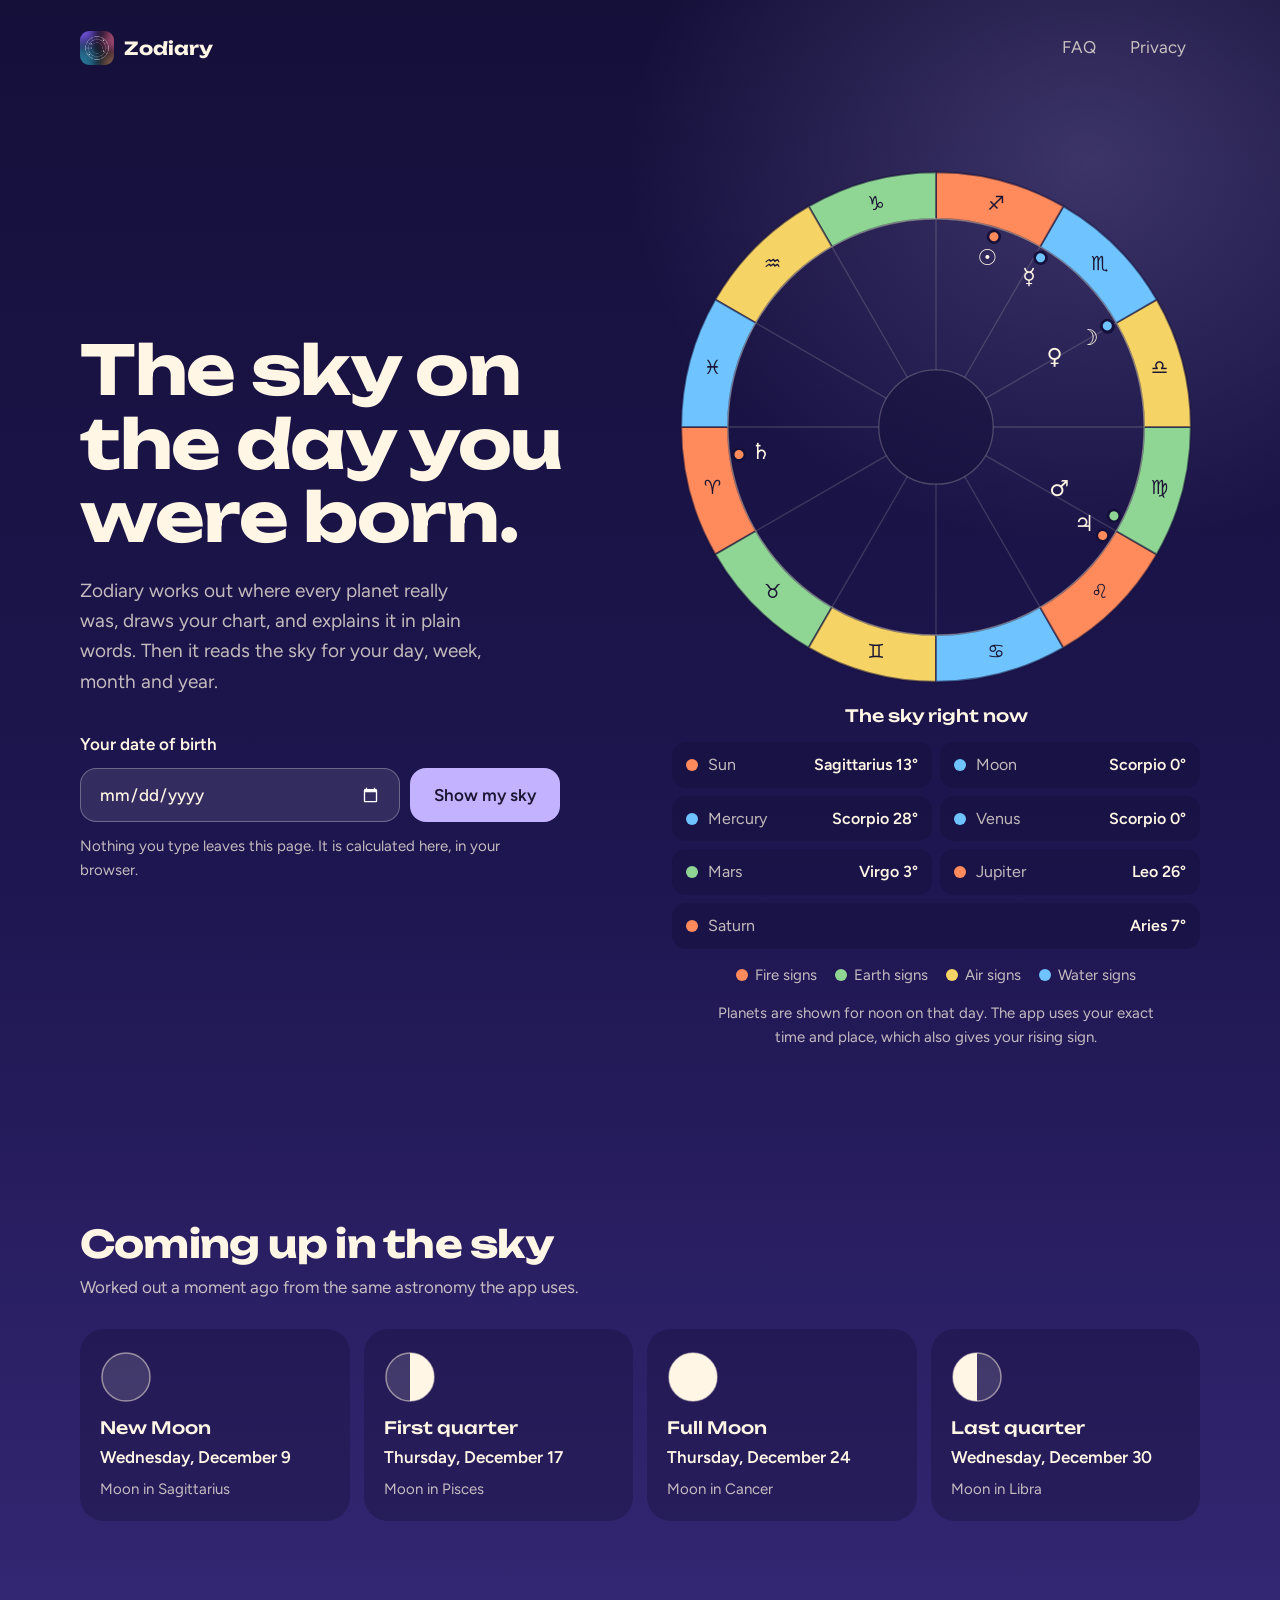
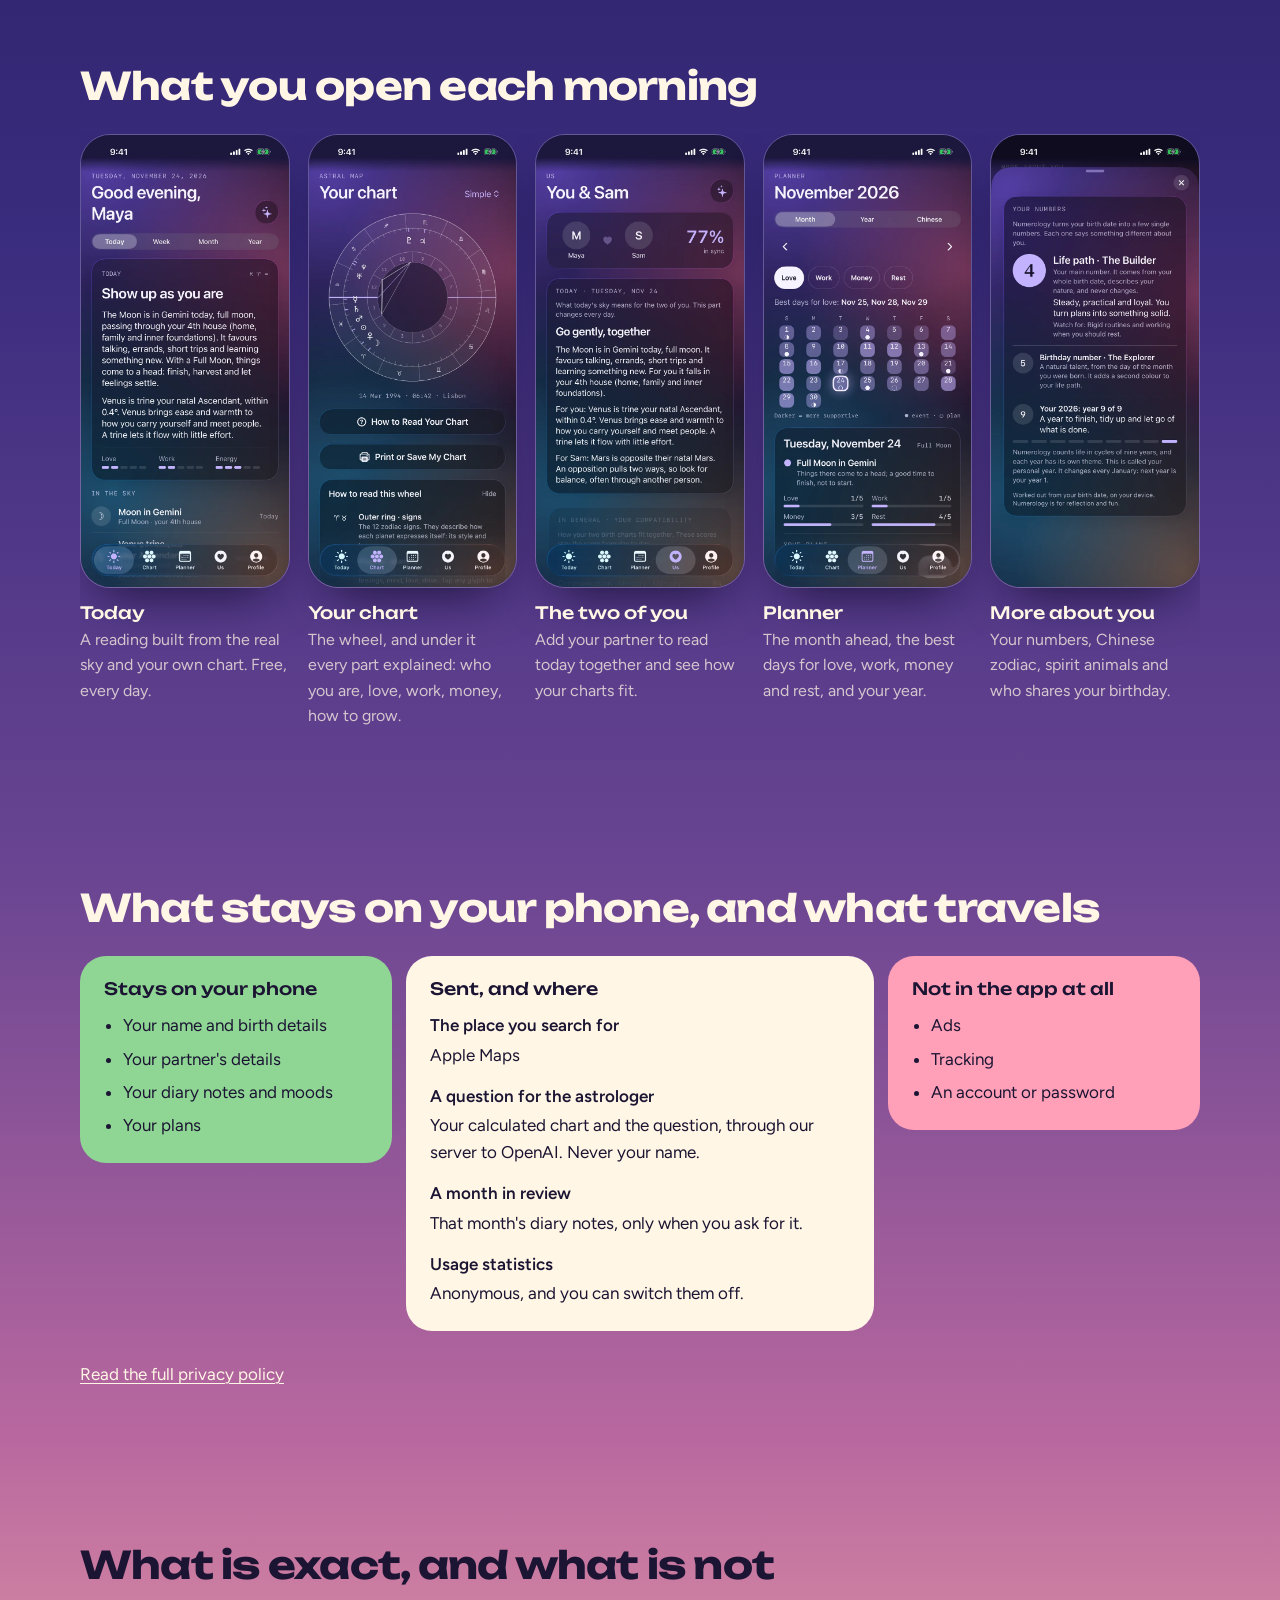
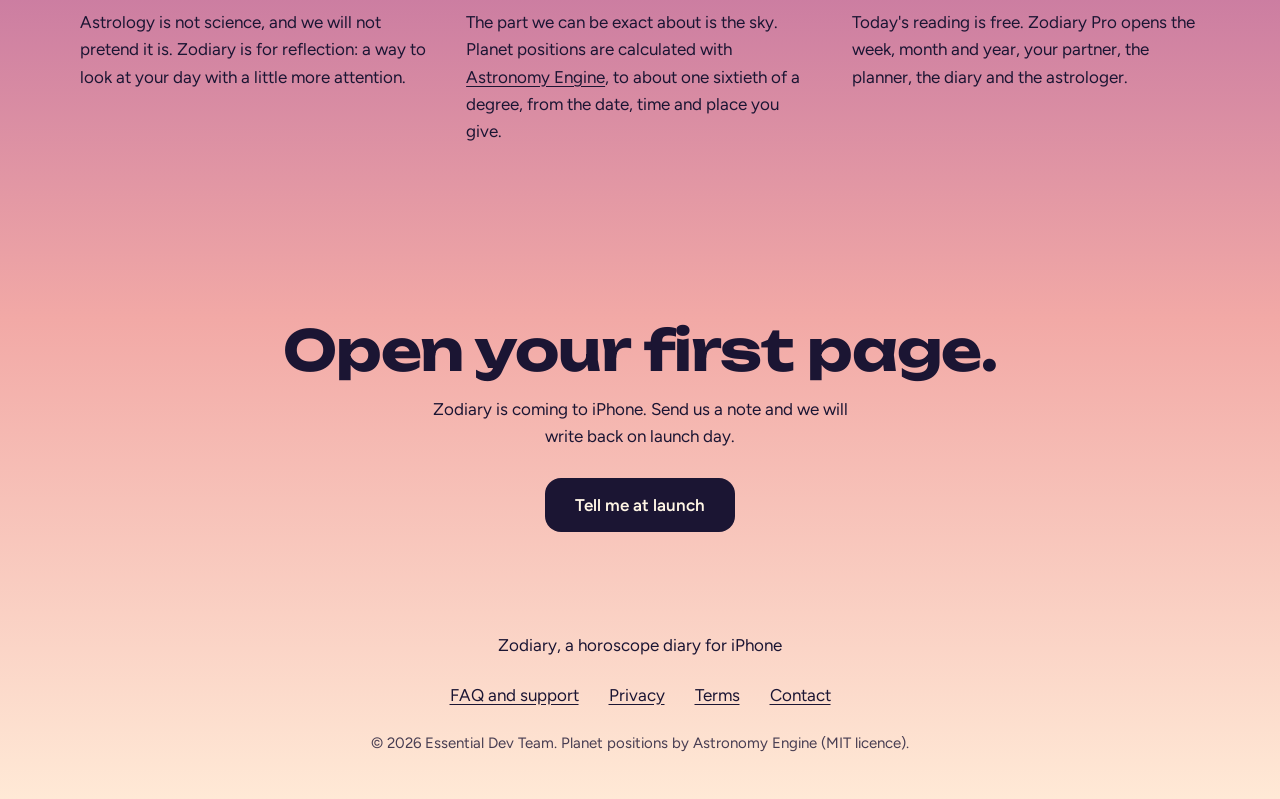
<file: index.html>
<!doctype html>
<html lang="en">
<head>
<meta charset="utf-8">
<meta name="viewport" content="width=device-width, initial-scale=1">
<title>Zodiary: the sky on the day you were born</title>
<meta name="description" content="Zodiary draws your birth chart from the planets' real positions and writes a reading for your day, week, month and year. For iPhone.">
<meta name="theme-color" content="#15103A">
<link rel="icon" href="favicon.png">
<link rel="preconnect" href="https://fonts.googleapis.com"><link rel="preconnect" href="https://fonts.gstatic.com" crossorigin>
<link href="https://fonts.googleapis.com/css2?family=Unbounded:wght@500;700&family=Figtree:wght@400;500;600&display=swap" rel="stylesheet">
<link rel="stylesheet" href="next.css">
</head>
<body>
<a class="skip" href="#main">Skip to content</a>

<header class="top">
  <a class="mark" href="./" aria-label="Zodiary home"><img src="icon.png" alt="" width="34" height="34">Zodiary</a>
  <nav aria-label="Site">
    <a href="faq.html">FAQ</a>
    <a href="privacy.html">Privacy</a>
  </nav>
</header>

<main id="main">

<section class="hero">
  <div class="hero-words">
    <h1>The sky on the day you were born.</h1>
    <p class="lede">Zodiary works out where every planet really was, draws your chart, and explains it in plain words. Then it reads the sky for your day, week, month and year.</p>

    <form class="born" id="born" novalidate>
      <label for="date">Your date of birth</label>
      <div class="born-row">
        <input id="date" name="date" type="date" min="1900-01-01" autocomplete="bday">
        <button type="submit">Show my sky</button>
      </div>
      <p class="born-note" id="born-note">Nothing you type leaves this page. It is calculated here, in your browser.</p>
    </form>
  </div>

  <figure class="sky">
    <svg id="wheel" viewBox="0 0 400 400" role="img" aria-labelledby="wheel-title"><title id="wheel-title">The sky right now</title></svg>
    <figcaption>
      <p class="sky-when" id="sky-when" aria-live="polite">The sky right now</p>
      <ul class="placements" id="placements"></ul>
      <ul class="elements" aria-label="What the colours mean">
        <li><span style="background:var(--fire)"></span>Fire signs</li>
        <li><span style="background:var(--earth)"></span>Earth signs</li>
        <li><span style="background:var(--air)"></span>Air signs</li>
        <li><span style="background:var(--water)"></span>Water signs</li>
      </ul>
      <p class="sky-small" id="sky-small">Planets are shown for noon on that day. The app uses your exact time and place, which also gives your rising sign.</p>
    </figcaption>
  </figure>
</section>

<section class="moons" aria-labelledby="moons-h">
  <h2 id="moons-h">Coming up in the sky</h2>
  <p class="section-lede">Worked out a moment ago from the same astronomy the app uses.</p>
  <ol class="moon-row" id="moon-row"></ol>
</section>

<section class="inside" aria-labelledby="inside-h">
  <h2 id="inside-h">What you open each morning</h2>
  <div class="reel" id="reel" tabindex="0" aria-label="Screens from the app. Scroll sideways to see more.">
    <figure>
      <img src="img/today.webp" width="720" height="1565" alt="Today screen: a reading for the day with the Moon in Gemini and scores for love, work and energy." loading="lazy">
      <figcaption><strong>Today</strong>A reading built from the real sky and your own chart. Free, every day.</figcaption>
    </figure>
    <figure>
      <img src="img/chart.webp" width="720" height="1565" alt="Chart screen: a birth chart wheel with planets placed around twelve signs." loading="lazy">
      <figcaption><strong>Your chart</strong>The wheel, and under it every part explained: who you are, love, work, money, how to grow.</figcaption>
    </figure>
    <figure>
      <img src="img/us.webp" width="720" height="1565" alt="Us screen: two people side by side with a compatibility figure and a shared reading for today." loading="lazy">
      <figcaption><strong>The two of you</strong>Add your partner to read today together and see how your charts fit.</figcaption>
    </figure>
    <figure>
      <img src="img/planner.webp" width="720" height="1565" alt="Planner screen: a month calendar with the best days for love marked." loading="lazy">
      <figcaption><strong>Planner</strong>The month ahead, the best days for love, work, money and rest, and your year.</figcaption>
    </figure>
    <figure>
      <img src="img/numbers.webp" width="720" height="1565" alt="Your numbers: life path, birthday number and personal year, each with a short explanation." loading="lazy">
      <figcaption><strong>More about you</strong>Your numbers, Chinese zodiac, spirit animals and who shares your birthday.</figcaption>
    </figure>
  </div>
  <p class="reel-hint" aria-hidden="true">Swipe sideways for more screens</p>
</section>

<section class="stays" aria-labelledby="stays-h">
  <h2 id="stays-h">What stays on your phone, and what travels</h2>
  <div class="stays-grid">
    <div class="stay stay-home">
      <h3>Stays on your phone</h3>
      <ul>
        <li>Your name and birth details</li>
        <li>Your partner's details</li>
        <li>Your diary notes and moods</li>
        <li>Your plans</li>
      </ul>
    </div>
    <div class="stay stay-away">
      <h3>Sent, and where</h3>
      <dl>
        <dt>The place you search for</dt><dd>Apple Maps</dd>
        <dt>A question for the astrologer</dt><dd>Your calculated chart and the question, through our server to OpenAI. Never your name.</dd>
        <dt>A month in review</dt><dd>That month's diary notes, only when you ask for it.</dd>
        <dt>Usage statistics</dt><dd>Anonymous, and you can switch them off.</dd>
      </dl>
    </div>
    <div class="stay stay-never">
      <h3>Not in the app at all</h3>
      <ul>
        <li>Ads</li>
        <li>Tracking</li>
        <li>An account or password</li>
      </ul>
    </div>
  </div>
  <p class="more"><a href="privacy.html">Read the full privacy policy</a></p>
</section>

<section class="honest" aria-labelledby="honest-h">
  <h2 id="honest-h">What is exact, and what is not</h2>
  <div class="honest-cols">
    <p>Astrology is not science, and we will not pretend it is. Zodiary is for reflection: a way to look at your day with a little more attention.</p>
    <p>The part we can be exact about is the sky. Planet positions are calculated with <a href="https://github.com/cosinekitty/astronomy" rel="noopener">Astronomy Engine</a>, to about one sixtieth of a degree, from the date, time and place you give.</p>
    <p>Today's reading is free. Zodiary Pro opens the week, month and year, your partner, the planner, the diary and the astrologer.</p>
  </div>
</section>

<section class="dawn" aria-labelledby="dawn-h">
  <h2 id="dawn-h">Open your first page.</h2>
  <p>Zodiary is coming to iPhone. Send us a note and we will write back on launch day.</p>
  <a class="cta" href="mailto:essentialdevteam@gmail.com?subject=Tell%20me%20when%20Zodiary%20launches">Tell me at launch</a>
</section>

</main>

<footer class="foot">
  <p>Zodiary, a horoscope diary for iPhone</p>
  <nav aria-label="Footer">
    <a href="faq.html">FAQ and support</a>
    <a href="privacy.html">Privacy</a>
    <a href="terms.html">Terms</a>
    <a href="mailto:essentialdevteam@gmail.com">Contact</a>
  </nav>
  <p class="foot-small">© 2026 Essential Dev Team. Planet positions by Astronomy Engine (MIT licence).</p>
</footer>

<script src="vendor/astronomy.browser.min.js" defer></script>
<script src="next.js" defer></script>
</body>
</html>
</file>
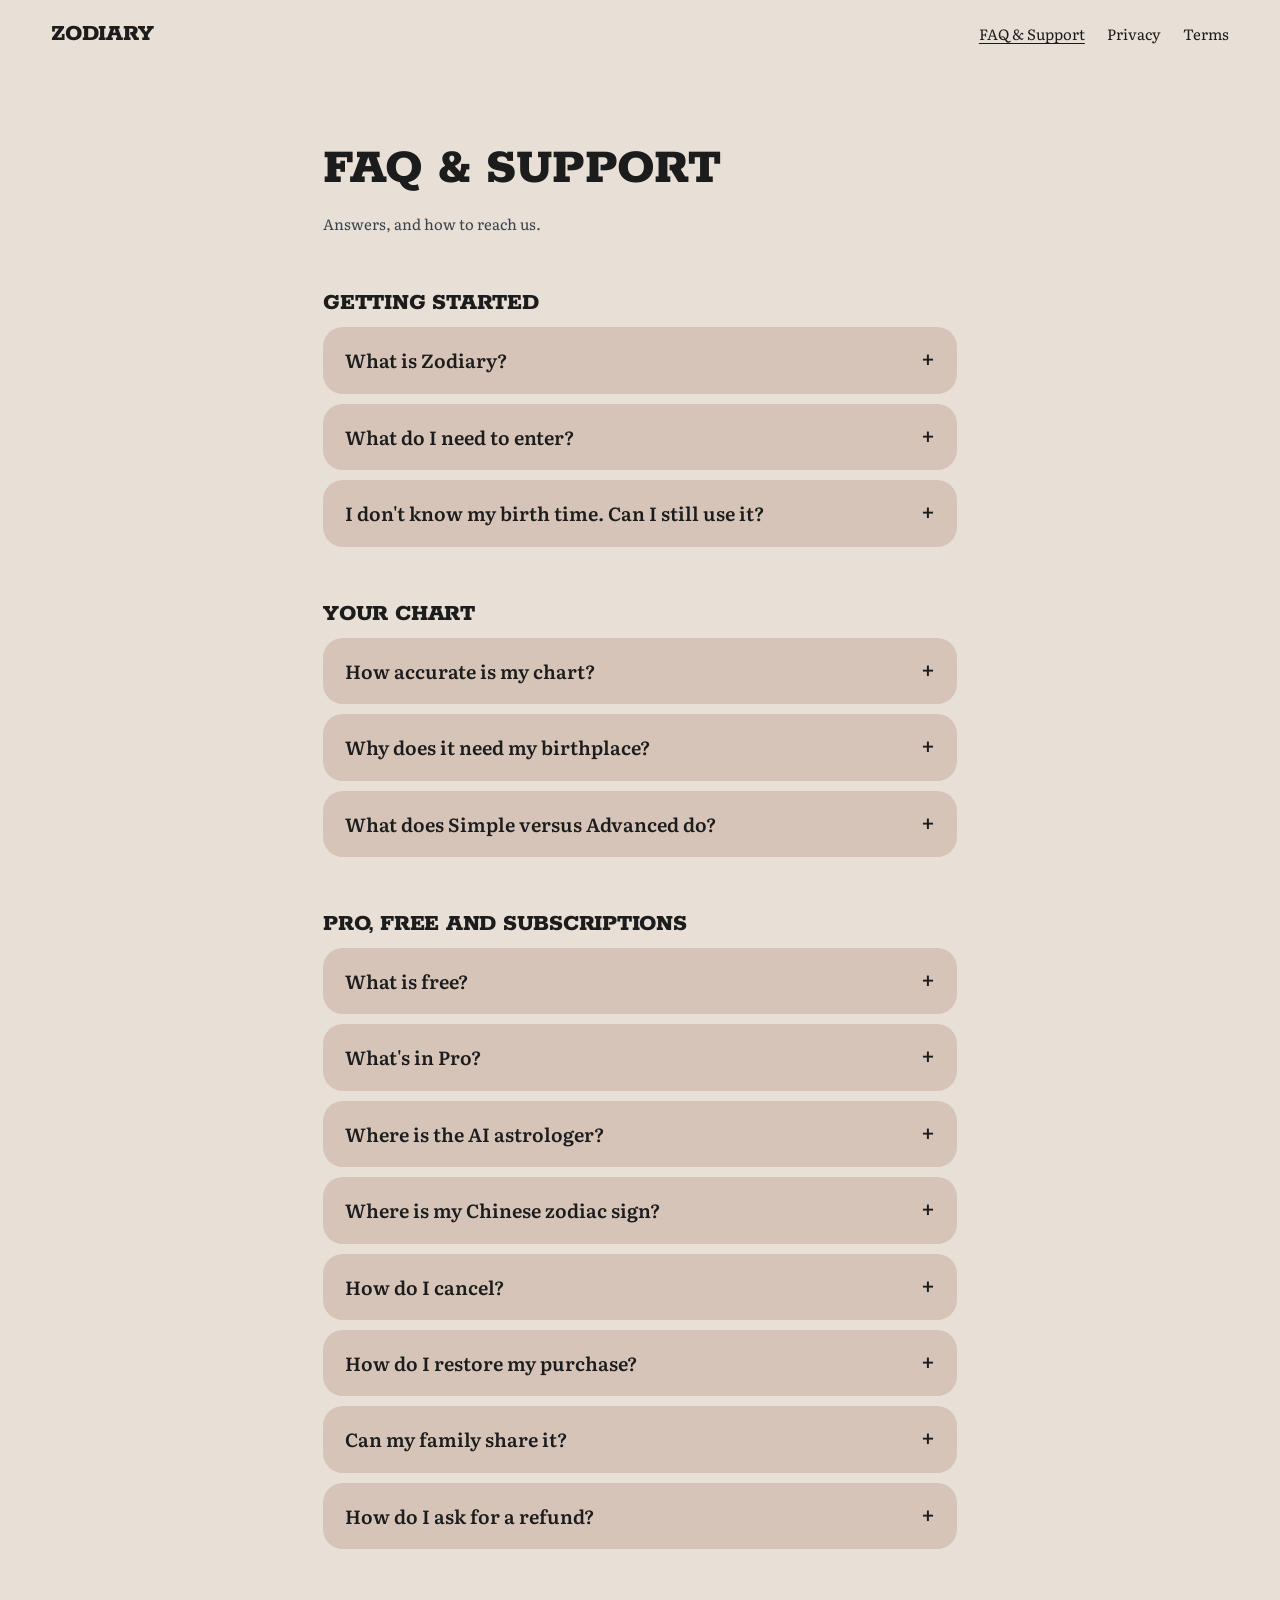
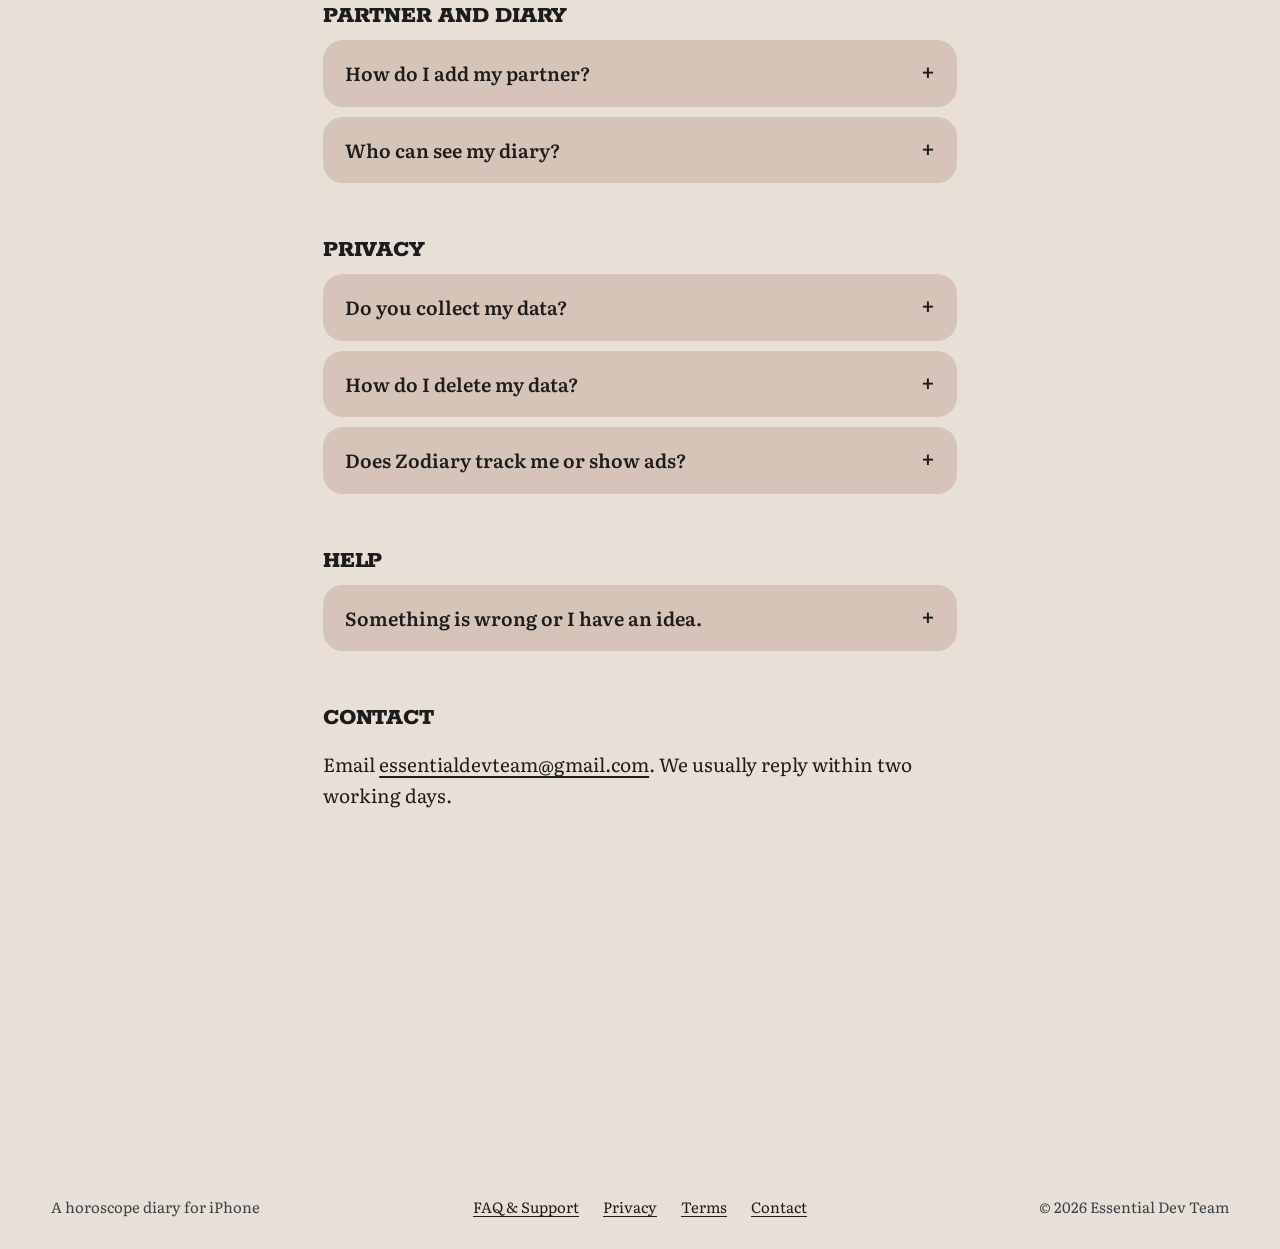
<file: faq.html>
<!doctype html>
<html lang="en"><head><meta charset="utf-8"><meta name="viewport" content="width=device-width, initial-scale=1">
<title>FAQ & Support · Zodiary</title><meta name="description" content="Answers about Zodiary: your chart, accuracy, Pro, subscriptions, partner, diary and privacy."><meta name="theme-color" content="#e8dfd6">
<link rel="icon" href="favicon.png"><link rel="apple-touch-icon" href="icon.png">
<link rel="preconnect" href="https://fonts.googleapis.com"><link rel="preconnect" href="https://fonts.gstatic.com" crossorigin>
<link href="https://fonts.googleapis.com/css2?family=Rokkitt:wght@800&family=Literata:ital,wght@0,400;0,600;1,400&display=swap" rel="stylesheet">
<link rel="stylesheet" href="style.css">
</head><body>
<header class="bar"><a class="mark" href="./">Zodiary</a><nav aria-label="Main"><a href="faq.html" aria-current="page">FAQ &amp; Support</a><a href="privacy.html">Privacy</a><a href="terms.html">Terms</a></nav></header>
<main class="doc"><h1>FAQ &amp; Support</h1><p class="meta">Answers, and how to reach us.</p><h2 id="getting-started">Getting started</h2><details><summary>What is Zodiary?</summary><p>Zodiary builds your birth chart and writes horoscopes for your day, week, month and year, with a private diary and compatibility with your partner.</p></details><details><summary>What do I need to enter?</summary><p>Your first name, birth date, birth time (if you know it) and birthplace. You can search any city or village, type coordinates, or pick the spot on a map.</p></details><details><summary>I don't know my birth time. Can I still use it?</summary><p>Yes. Turn on <em>I don't know my birth time</em>. Your planet signs stay accurate, but your rising sign and houses are approximate. You can add the time later in Profile → Edit Birth Details.</p></details><h2 id="your-chart">Your chart</h2><details><summary>How accurate is my chart?</summary><p>Planet positions are calculated with an astronomy engine, accurate to about one arcminute. The rising sign uses your birth time, birthplace and that place's time zone. If your chart differs from another app, the usual causes are a different birth time, a different house system, or sidereal versus tropical zodiac. Zodiary uses the tropical zodiac and equal houses.</p></details><details><summary>Why does it need my birthplace?</summary><p>Your rising sign and houses depend on where you were born, not just when. The birthplace also sets the time zone for your birth time.</p></details><details><summary>What does Simple versus Advanced do?</summary><p>Advanced adds exact degrees, house details and more aspects with their orbs on the Planets, Houses and Aspects tabs. The Life tab and the wheel look the same.</p></details><h2 id="pro">Pro, free and subscriptions</h2><details><summary>What is free?</summary><p>Today's horoscope and your chart on first open.</p></details><details><summary>What's in Pro?</summary><p>Weekly, monthly and yearly horoscopes, the full chart, the planner (best days, year view, Chinese zodiac), your partner's chart and compatibility, your daily diary, and asking the AI astrologer. It covers you plus one partner.</p></details><details><summary>Where is the AI astrologer?</summary><p>Tap the sparkles button at the top of Today or Us, or any “Ask” button on a card. It opens a chat about your chart. The New Chat button at the top clears the conversation.</p></details><details><summary>Where is my Chinese zodiac sign?</summary><p>On the Chart tab, tap the Chinese Zodiac tile, or open Planner and choose Chinese. Your year sign changes at the lunar New Year, not on 1 January.</p></details><details><summary>How do I cancel?</summary><p>On your iPhone: Settings → your name → Subscriptions → Zodiary → Cancel. Do it at least 24 hours before renewal.</p></details><details><summary>How do I restore my purchase?</summary><p>Open the subscription screen and tap <em>Restore Purchases</em>.</p></details><details><summary>Can my family share it?</summary><p>Yes, where Family Sharing is enabled for the subscription, members of your Apple Family Group can use it on their own devices and set up their own chart.</p></details><details><summary>How do I ask for a refund?</summary><p>Apple handles refunds: <a href="https://reportaproblem.apple.com">reportaproblem.apple.com</a>.</p></details><h2 id="partner-and-diary">Partner and diary</h2><details><summary>How do I add my partner?</summary><p>Profile → Add Partner, or the Us tab. Zodiary supports one partner.</p></details><details><summary>Who can see my diary?</summary><p>Only you. Diary notes and moods stay on your device. The one exception is the month in review: if you tap "Write My Month Summary", that month's notes and moods are sent to the AI to write it, and only then.</p></details><h2 id="privacy">Privacy</h2><details><summary>Do you collect my data?</summary><p>Your birth details, partner and diary stay on your device. AI requests send your calculated chart and your question, never your name, birth date or birthplace, through our server to OpenAI. Your diary is sent only if you ask for a month in review. Anonymous usage statistics can be turned off in Profile → Settings → Privacy. See the <a href="privacy.html">Privacy Policy</a>.</p></details><details><summary>How do I delete my data?</summary><p>Delete your details in the app, or delete the app. To delete usage data tied to your phone, email us your Installation ID (Profile → Settings → Privacy).</p></details><details><summary>Does Zodiary track me or show ads?</summary><p>No. There are no ads, no tracking across other apps, and no account.</p></details><h2 id="help">Help</h2><details><summary>Something is wrong or I have an idea.</summary><p>Email <a href="mailto:essentialdevteam@gmail.com">essentialdevteam@gmail.com</a>.</p></details><h2 id="contact">Contact</h2><p>Email <a href="mailto:essentialdevteam@gmail.com">essentialdevteam@gmail.com</a>. We usually reply within two working days.</p></main>
<footer class="foot"><span>A horoscope diary for iPhone</span><nav aria-label="Footer"><a href="faq.html">FAQ &amp; Support</a><a href="privacy.html">Privacy</a><a href="terms.html">Terms</a><a href="mailto:essentialdevteam@gmail.com">Contact</a></nav><span>&copy; 2026 Essential Dev Team</span></footer>
</body></html>
</file>
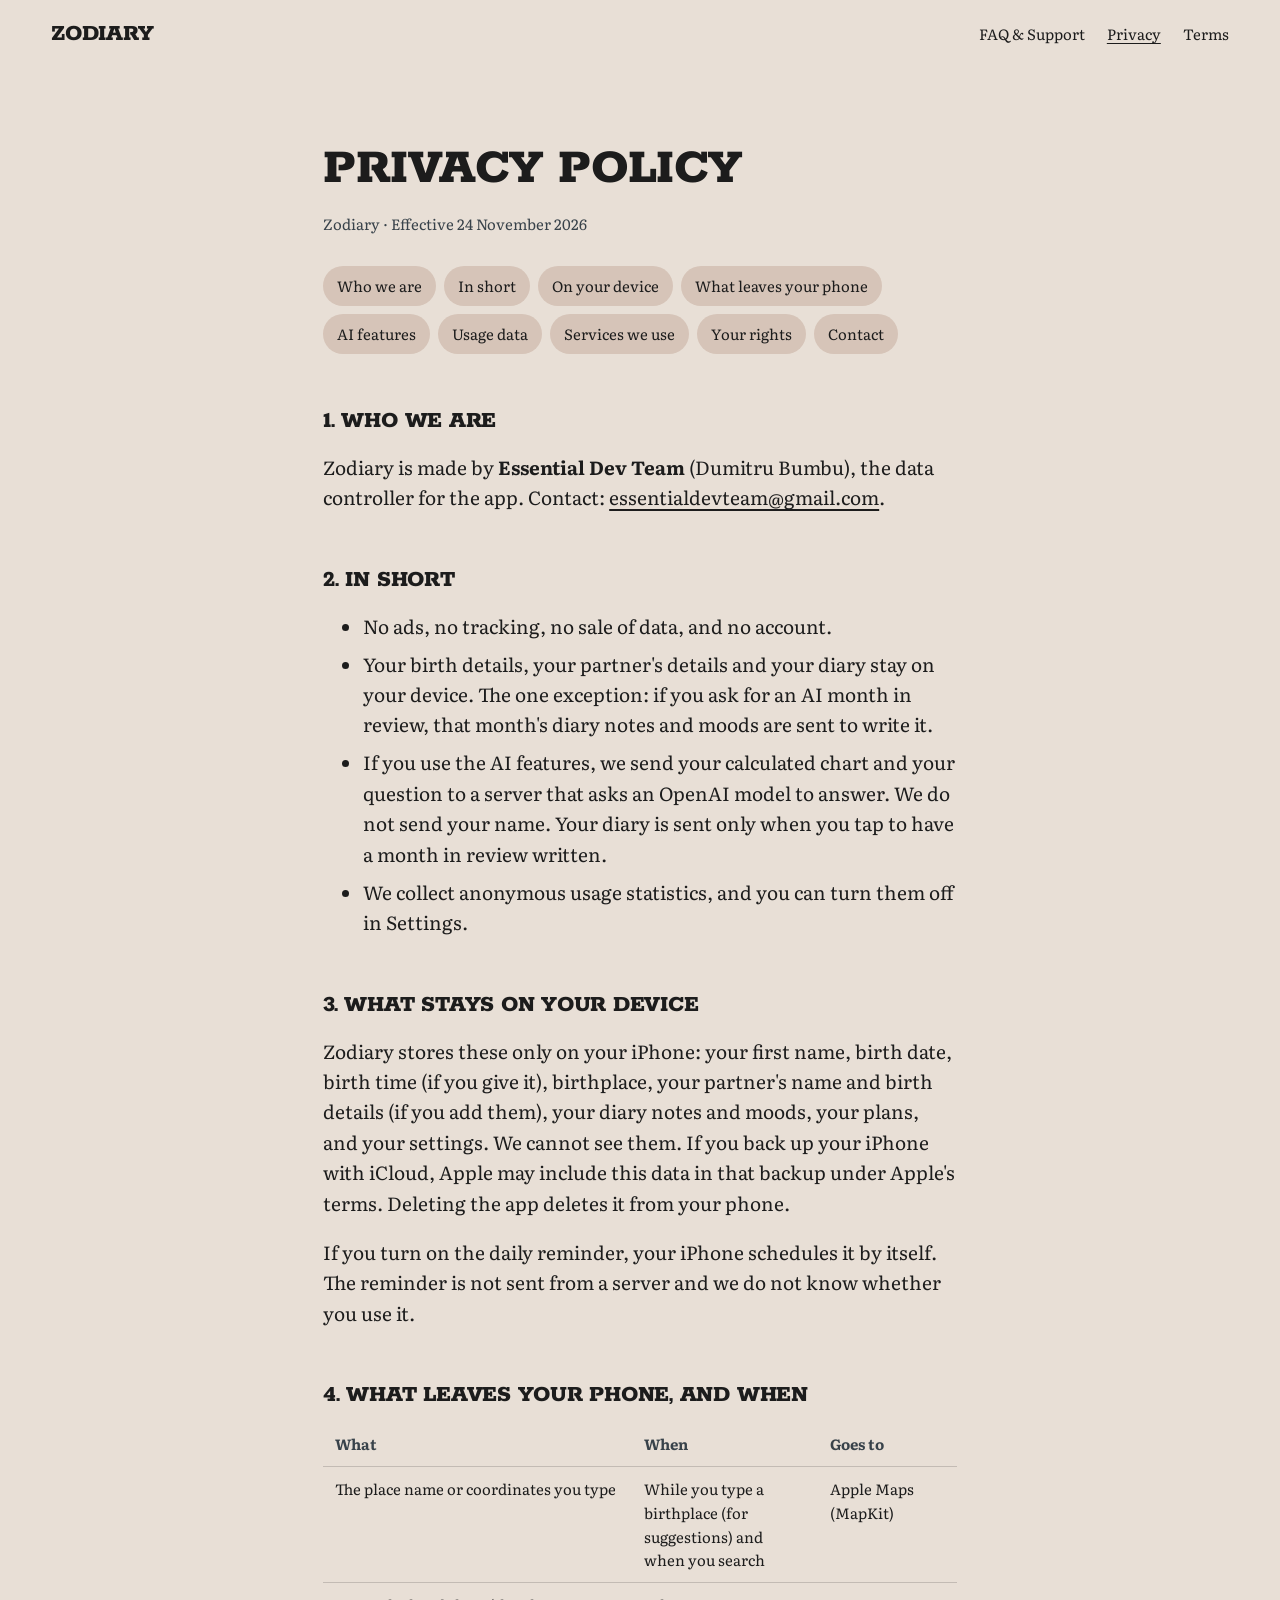
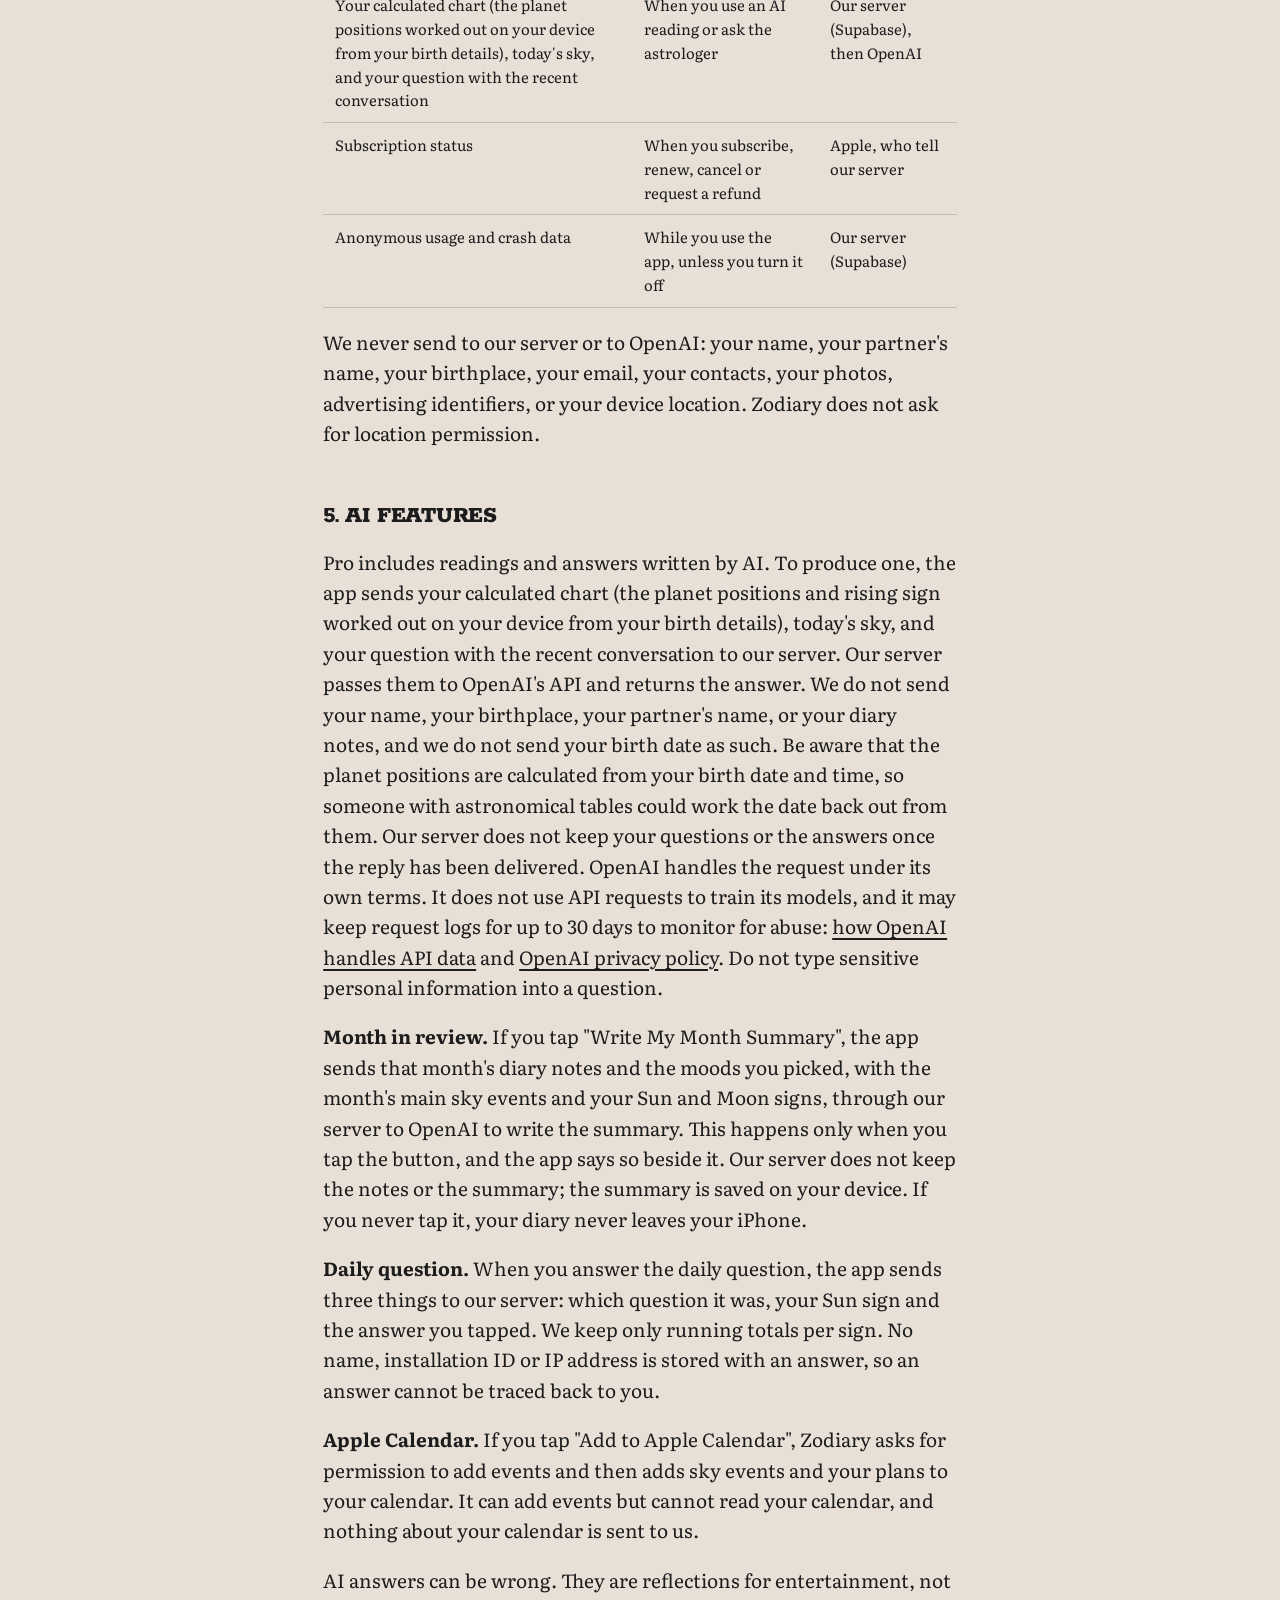
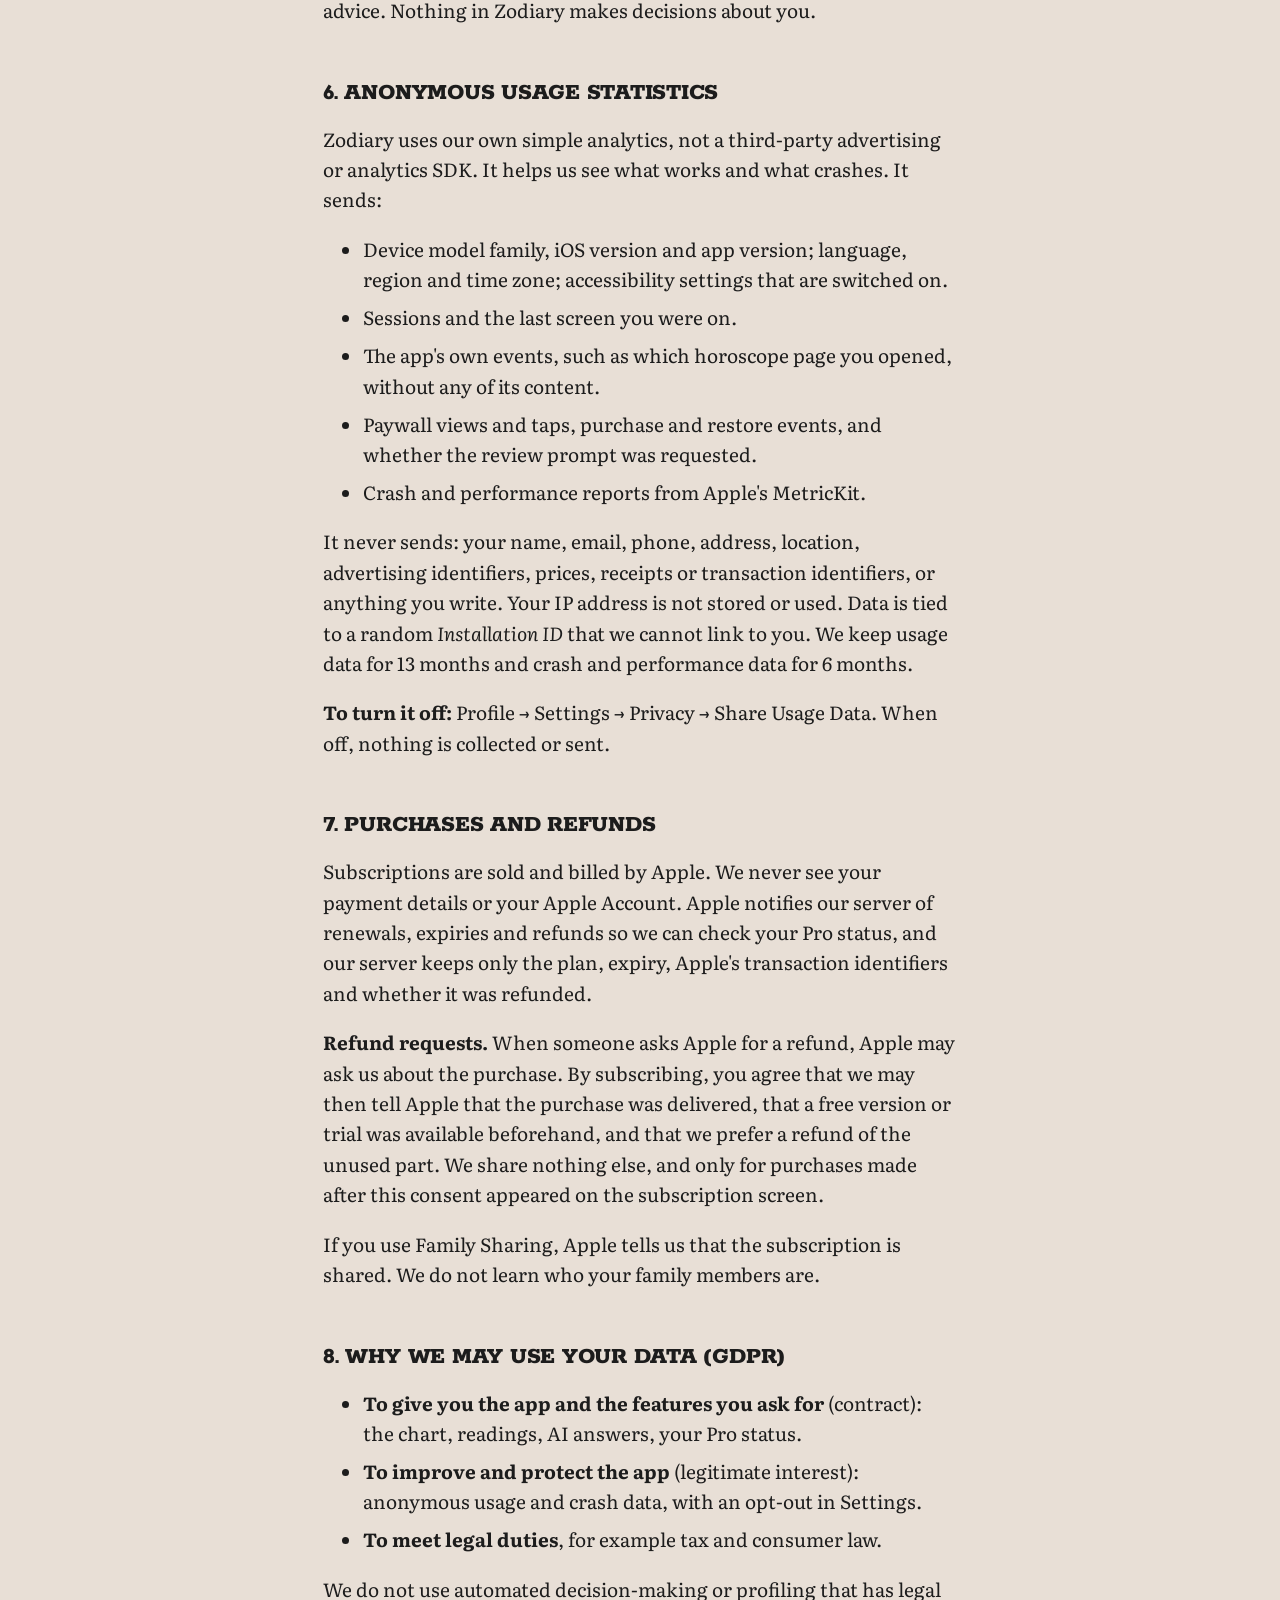
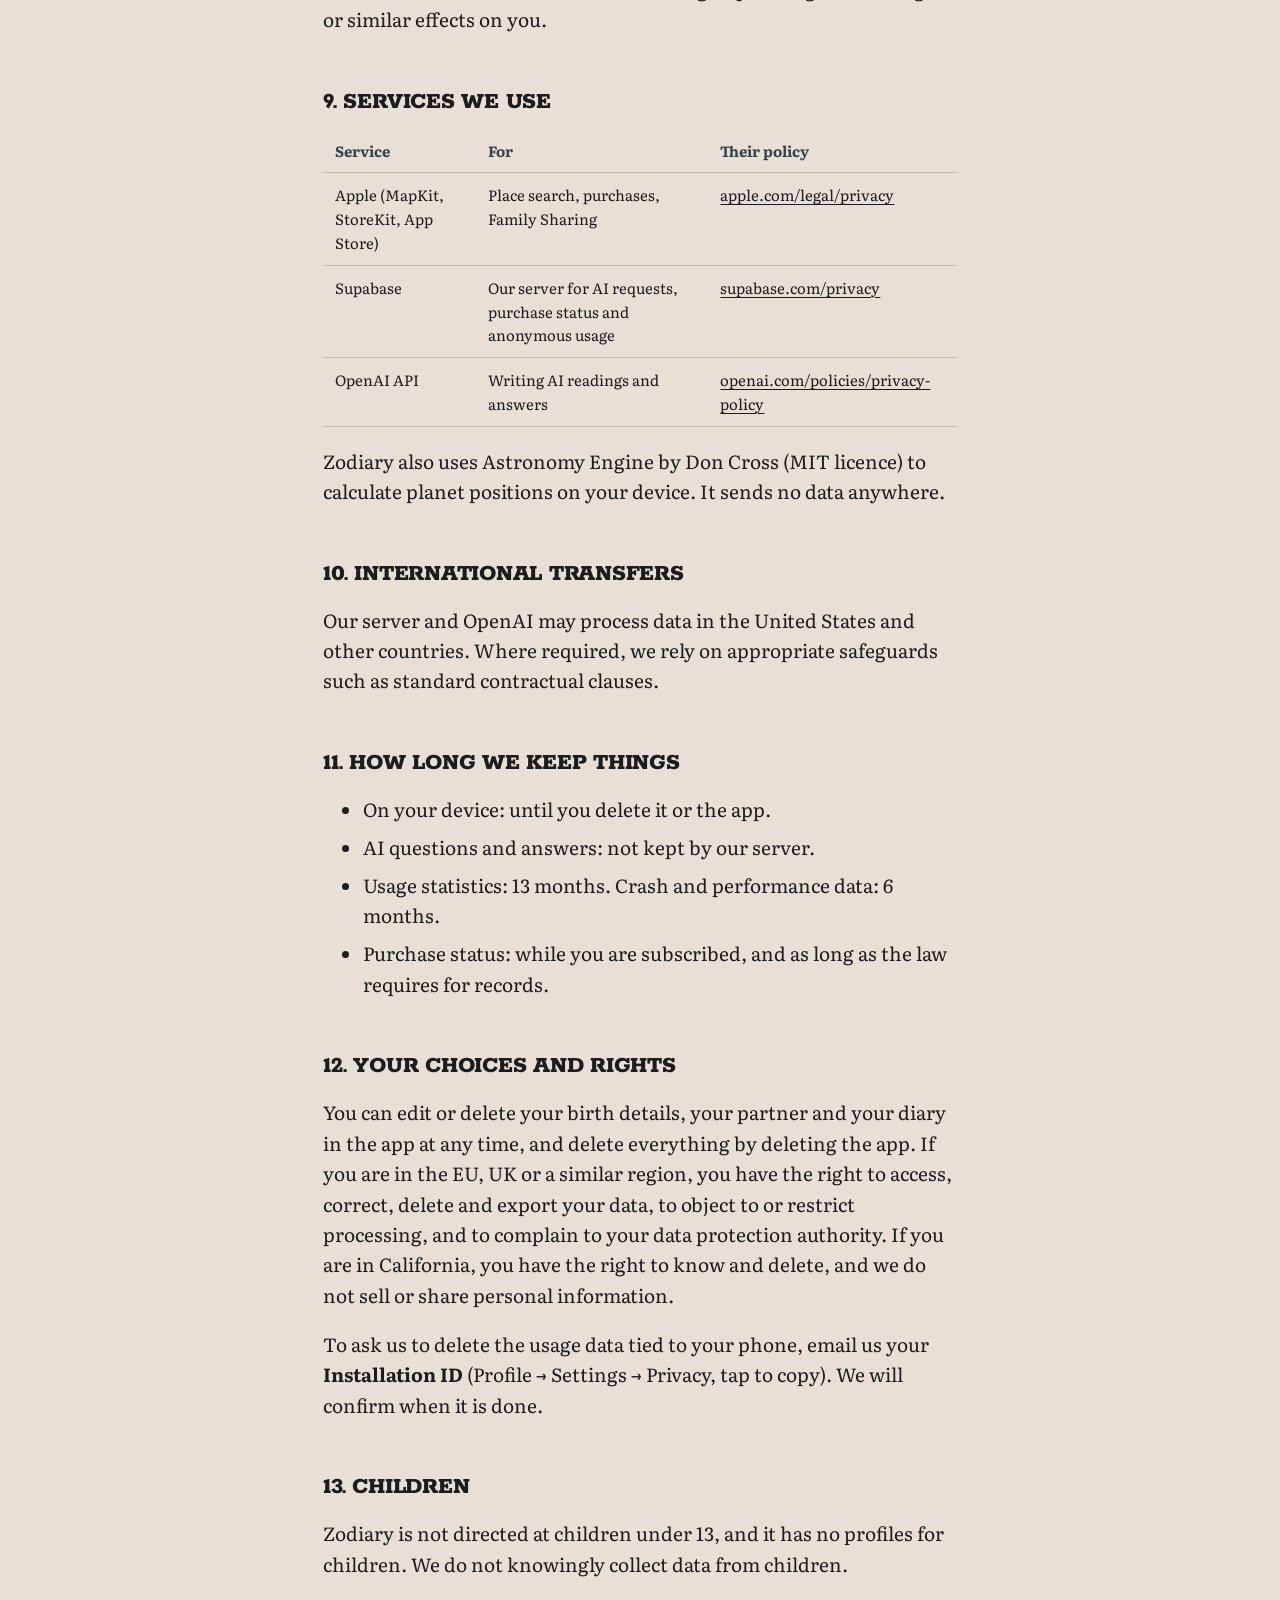
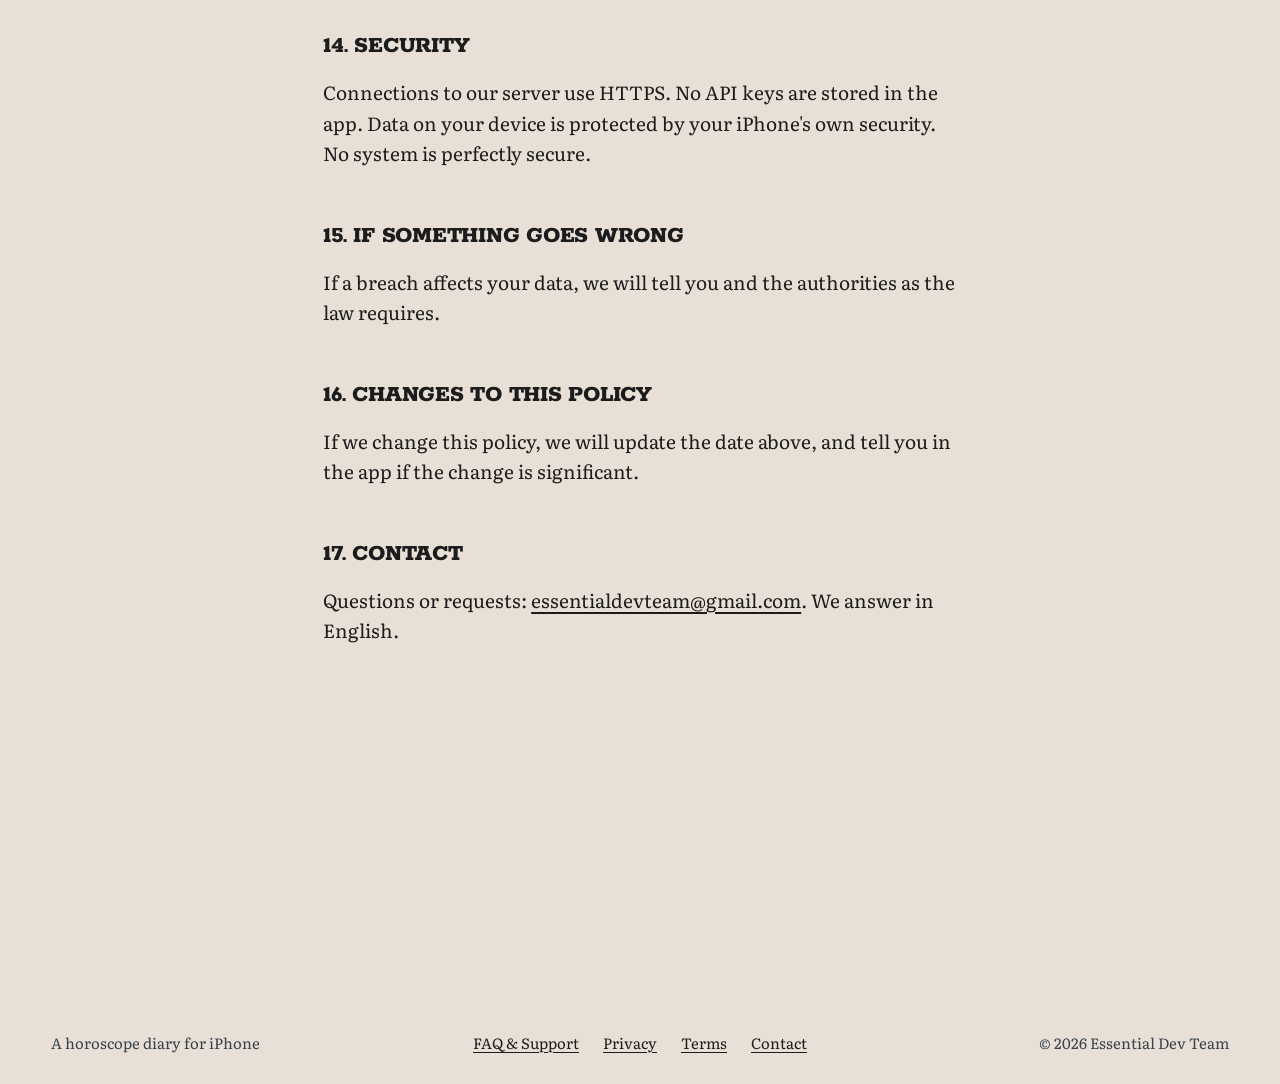
<file: privacy.html>
<!doctype html>
<html lang="en"><head><meta charset="utf-8"><meta name="viewport" content="width=device-width, initial-scale=1">
<title>Privacy Policy · Zodiary</title><meta name="description" content="How Zodiary handles your birth details, partner, diary, AI questions, purchases and anonymous usage data."><meta name="theme-color" content="#e8dfd6">
<link rel="icon" href="favicon.png"><link rel="apple-touch-icon" href="icon.png">
<link rel="preconnect" href="https://fonts.googleapis.com"><link rel="preconnect" href="https://fonts.gstatic.com" crossorigin>
<link href="https://fonts.googleapis.com/css2?family=Rokkitt:wght@800&family=Literata:ital,wght@0,400;0,600;1,400&display=swap" rel="stylesheet">
<link rel="stylesheet" href="style.css">
</head><body>
<header class="bar"><a class="mark" href="./">Zodiary</a><nav aria-label="Main"><a href="faq.html">FAQ &amp; Support</a><a href="privacy.html" aria-current="page">Privacy</a><a href="terms.html">Terms</a></nav></header>
<main class="doc">
<h1>Privacy Policy</h1><p class="meta">Zodiary · Effective 24 November 2026</p>
<div class="toc"><a href="#who">Who we are</a><a href="#short">In short</a><a href="#device">On your device</a><a href="#sent">What leaves your phone</a><a href="#ai">AI features</a><a href="#analytics">Usage data</a><a href="#partners">Services we use</a><a href="#rights">Your rights</a><a href="#contact">Contact</a></div>

<h2 id="who">1. Who we are</h2>
<p>Zodiary is made by <strong>Essential Dev Team</strong> (Dumitru Bumbu), the data controller for the app. Contact: <a href="mailto:essentialdevteam@gmail.com">essentialdevteam@gmail.com</a>.</p>

<h2 id="short">2. In short</h2>
<ul><li>No ads, no tracking, no sale of data, and no account.</li>
<li>Your birth details, your partner's details and your diary stay on your device. The one exception: if you ask for an AI month in review, that month's diary notes and moods are sent to write it.</li>
<li>If you use the AI features, we send your calculated chart and your question to a server that asks an OpenAI model to answer. We do not send your name. Your diary is sent only when you tap to have a month in review written.</li>
<li>We collect anonymous usage statistics, and you can turn them off in Settings.</li></ul>

<h2 id="device">3. What stays on your device</h2>
<p>Zodiary stores these only on your iPhone: your first name, birth date, birth time (if you give it), birthplace, your partner's name and birth details (if you add them), your diary notes and moods, your plans, and your settings. We cannot see them. If you back up your iPhone with iCloud, Apple may include this data in that backup under Apple's terms. Deleting the app deletes it from your phone.</p>
<p>If you turn on the daily reminder, your iPhone schedules it by itself. The reminder is not sent from a server and we do not know whether you use it.</p>

<h2 id="sent">4. What leaves your phone, and when</h2>
<table><tr><th>What</th><th>When</th><th>Goes to</th></tr>
<tr><td>The place name or coordinates you type</td><td>While you type a birthplace (for suggestions) and when you search</td><td>Apple Maps (MapKit)</td></tr>
<tr><td>Your calculated chart (the planet positions worked out on your device from your birth details), today's sky, and your question with the recent conversation</td><td>When you use an AI reading or ask the astrologer</td><td>Our server (Supabase), then OpenAI</td></tr>
<tr><td>Subscription status</td><td>When you subscribe, renew, cancel or request a refund</td><td>Apple, who tell our server</td></tr>
<tr><td>Anonymous usage and crash data</td><td>While you use the app, unless you turn it off</td><td>Our server (Supabase)</td></tr></table>
<p>We never send to our server or to OpenAI: your name, your partner's name, your birthplace, your email, your contacts, your photos, advertising identifiers, or your device location. Zodiary does not ask for location permission.</p>

<h2 id="ai">5. AI features</h2>
<p>Pro includes readings and answers written by AI. To produce one, the app sends your calculated chart (the planet positions and rising sign worked out on your device from your birth details), today's sky, and your question with the recent conversation to our server. Our server passes them to OpenAI's API and returns the answer. We do not send your name, your birthplace, your partner's name, or your diary notes, and we do not send your birth date as such. Be aware that the planet positions are calculated from your birth date and time, so someone with astronomical tables could work the date back out from them. Our server does not keep your questions or the answers once the reply has been delivered. OpenAI handles the request under its own terms. It does not use API requests to train its models, and it may keep request logs for up to 30 days to monitor for abuse: <a href="https://developers.openai.com/api/docs/guides/your-data">how OpenAI handles API data</a> and <a href="https://openai.com/policies/privacy-policy">OpenAI privacy policy</a>. Do not type sensitive personal information into a question.</p>
<p><strong>Month in review.</strong> If you tap "Write My Month Summary", the app sends that month's diary notes and the moods you picked, with the month's main sky events and your Sun and Moon signs, through our server to OpenAI to write the summary. This happens only when you tap the button, and the app says so beside it. Our server does not keep the notes or the summary; the summary is saved on your device. If you never tap it, your diary never leaves your iPhone.</p><p><strong>Daily question.</strong> When you answer the daily question, the app sends three things to our server: which question it was, your Sun sign and the answer you tapped. We keep only running totals per sign. No name, installation ID or IP address is stored with an answer, so an answer cannot be traced back to you.</p><p><strong>Apple Calendar.</strong> If you tap "Add to Apple Calendar", Zodiary asks for permission to add events and then adds sky events and your plans to your calendar. It can add events but cannot read your calendar, and nothing about your calendar is sent to us.</p><p>AI answers can be wrong. They are reflections for entertainment, not advice. Nothing in Zodiary makes decisions about you.</p>

<h2 id="analytics">6. Anonymous usage statistics</h2>
<p>Zodiary uses our own simple analytics, not a third-party advertising or analytics SDK. It helps us see what works and what crashes. It sends:</p>
<ul><li>Device model family, iOS version and app version; language, region and time zone; accessibility settings that are switched on.</li>
<li>Sessions and the last screen you were on.</li>
<li>The app's own events, such as which horoscope page you opened, without any of its content.</li>
<li>Paywall views and taps, purchase and restore events, and whether the review prompt was requested.</li>
<li>Crash and performance reports from Apple's MetricKit.</li></ul>
<p>It never sends: your name, email, phone, address, location, advertising identifiers, prices, receipts or transaction identifiers, or anything you write. Your IP address is not stored or used. Data is tied to a random <em>Installation ID</em> that we cannot link to you. We keep usage data for 13 months and crash and performance data for 6 months.</p>
<p><strong>To turn it off:</strong> Profile → Settings → Privacy → Share Usage Data. When off, nothing is collected or sent.</p>

<h2 id="purchases">7. Purchases and refunds</h2>
<p>Subscriptions are sold and billed by Apple. We never see your payment details or your Apple Account. Apple notifies our server of renewals, expiries and refunds so we can check your Pro status, and our server keeps only the plan, expiry, Apple's transaction identifiers and whether it was refunded.</p>
<p><strong>Refund requests.</strong> When someone asks Apple for a refund, Apple may ask us about the purchase. By subscribing, you agree that we may then tell Apple that the purchase was delivered, that a free version or trial was available beforehand, and that we prefer a refund of the unused part. We share nothing else, and only for purchases made after this consent appeared on the subscription screen.</p>
<p>If you use Family Sharing, Apple tells us that the subscription is shared. We do not learn who your family members are.</p>

<h2 id="legal">8. Why we may use your data (GDPR)</h2>
<ul><li><strong>To give you the app and the features you ask for</strong> (contract): the chart, readings, AI answers, your Pro status.</li>
<li><strong>To improve and protect the app</strong> (legitimate interest): anonymous usage and crash data, with an opt-out in Settings.</li>
<li><strong>To meet legal duties</strong>, for example tax and consumer law.</li></ul>
<p>We do not use automated decision-making or profiling that has legal or similar effects on you.</p>

<h2 id="partners">9. Services we use</h2>
<table><tr><th>Service</th><th>For</th><th>Their policy</th></tr>
<tr><td>Apple (MapKit, StoreKit, App Store)</td><td>Place search, purchases, Family Sharing</td><td><a href="https://www.apple.com/legal/privacy/">apple.com/legal/privacy</a></td></tr>
<tr><td>Supabase</td><td>Our server for AI requests, purchase status and anonymous usage</td><td><a href="https://supabase.com/privacy">supabase.com/privacy</a></td></tr>
<tr><td>OpenAI API</td><td>Writing AI readings and answers</td><td><a href="https://openai.com/policies/privacy-policy">openai.com/policies/privacy-policy</a></td></tr></table>
<p>Zodiary also uses Astronomy Engine by Don Cross (MIT licence) to calculate planet positions on your device. It sends no data anywhere.</p>

<h2 id="transfers">10. International transfers</h2>
<p>Our server and OpenAI may process data in the United States and other countries. Where required, we rely on appropriate safeguards such as standard contractual clauses.</p>

<h2 id="retention">11. How long we keep things</h2>
<ul><li>On your device: until you delete it or the app.</li><li>AI questions and answers: not kept by our server.</li><li>Usage statistics: 13 months. Crash and performance data: 6 months.</li><li>Purchase status: while you are subscribed, and as long as the law requires for records.</li></ul>

<h2 id="rights">12. Your choices and rights</h2>
<p>You can edit or delete your birth details, your partner and your diary in the app at any time, and delete everything by deleting the app. If you are in the EU, UK or a similar region, you have the right to access, correct, delete and export your data, to object to or restrict processing, and to complain to your data protection authority. If you are in California, you have the right to know and delete, and we do not sell or share personal information.</p>
<p>To ask us to delete the usage data tied to your phone, email us your <strong>Installation ID</strong> (Profile → Settings → Privacy, tap to copy). We will confirm when it is done.</p>

<h2 id="children">13. Children</h2>
<p>Zodiary is not directed at children under 13, and it has no profiles for children. We do not knowingly collect data from children.</p>

<h2 id="security">14. Security</h2>
<p>Connections to our server use HTTPS. No API keys are stored in the app. Data on your device is protected by your iPhone's own security. No system is perfectly secure.</p>

<h2 id="breach">15. If something goes wrong</h2>
<p>If a breach affects your data, we will tell you and the authorities as the law requires.</p>

<h2 id="changes">16. Changes to this policy</h2>
<p>If we change this policy, we will update the date above, and tell you in the app if the change is significant.</p>

<h2 id="contact">17. Contact</h2>
<p>Questions or requests: <a href="mailto:essentialdevteam@gmail.com">essentialdevteam@gmail.com</a>. We answer in English.</p>
</main>
<footer class="foot"><span>A horoscope diary for iPhone</span><nav aria-label="Footer"><a href="faq.html">FAQ &amp; Support</a><a href="privacy.html">Privacy</a><a href="terms.html">Terms</a><a href="mailto:essentialdevteam@gmail.com">Contact</a></nav><span>&copy; 2026 Essential Dev Team</span></footer>
</body></html>
</file>
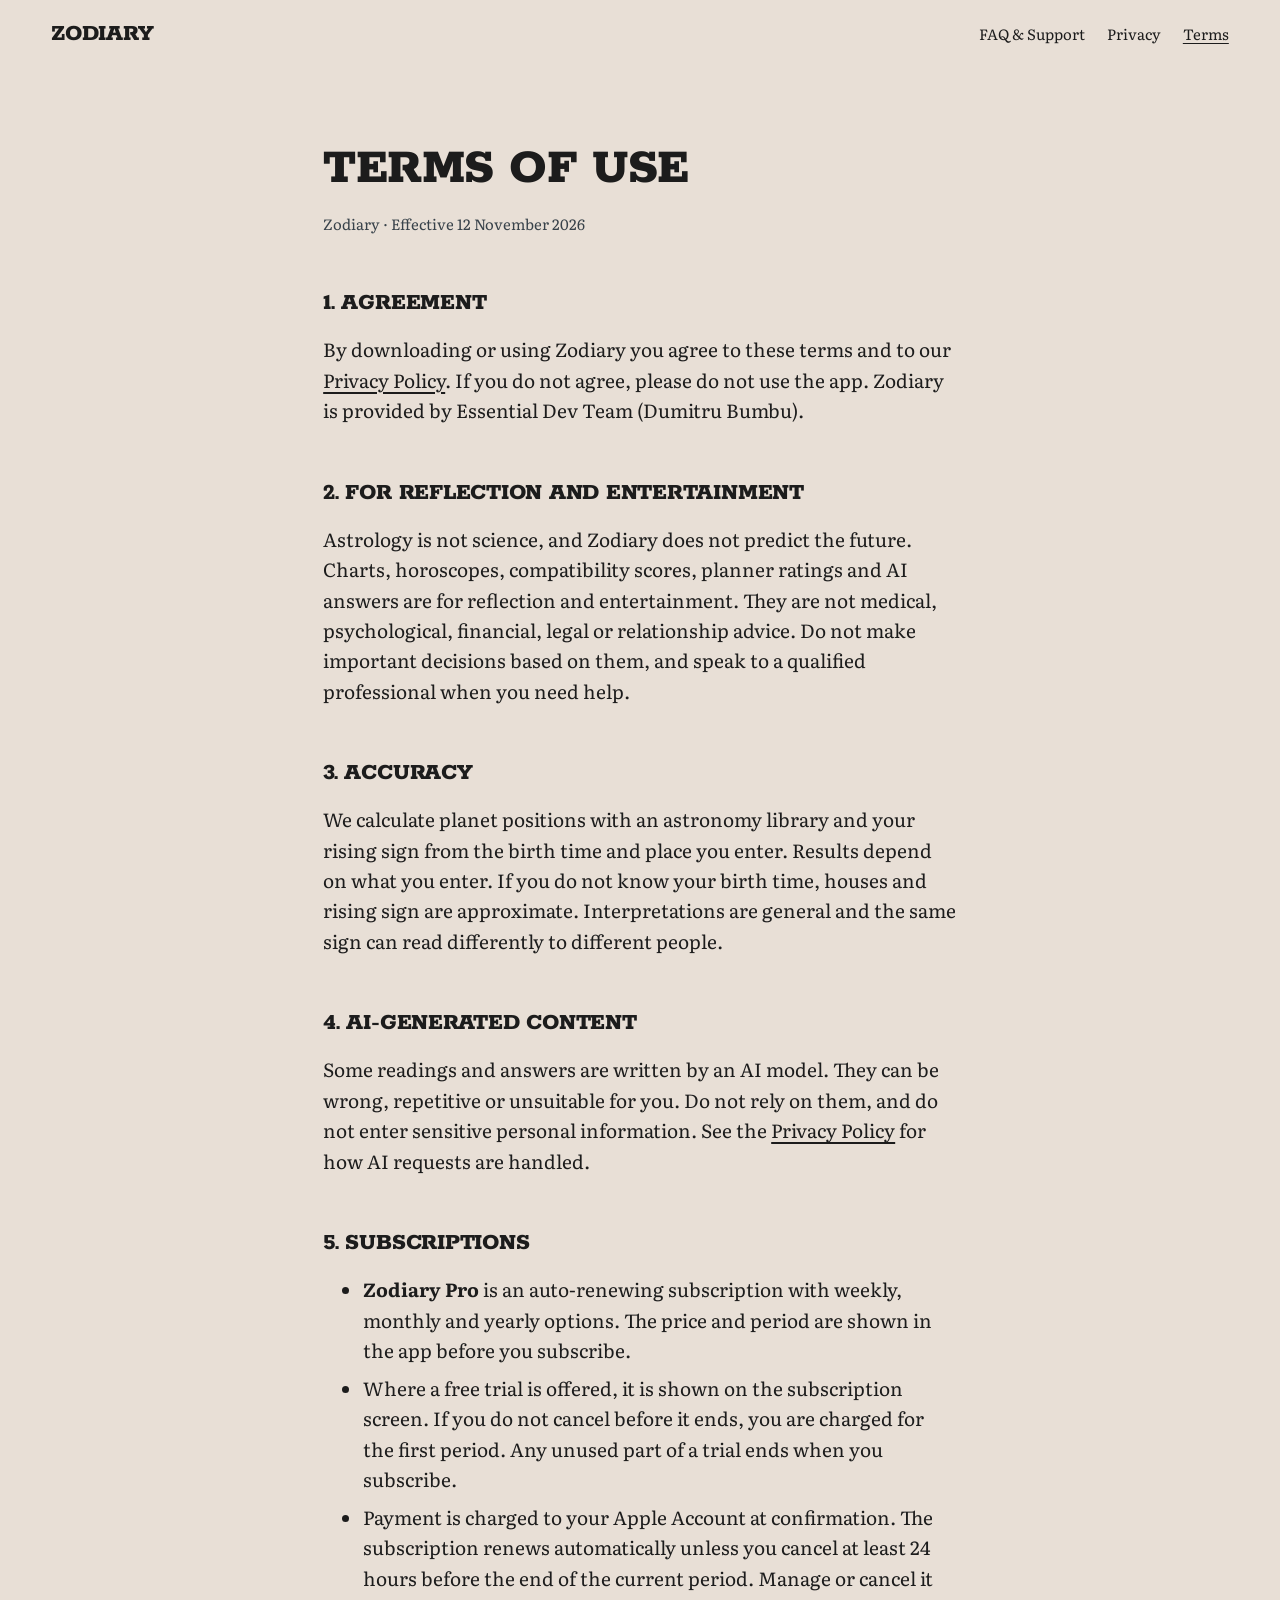
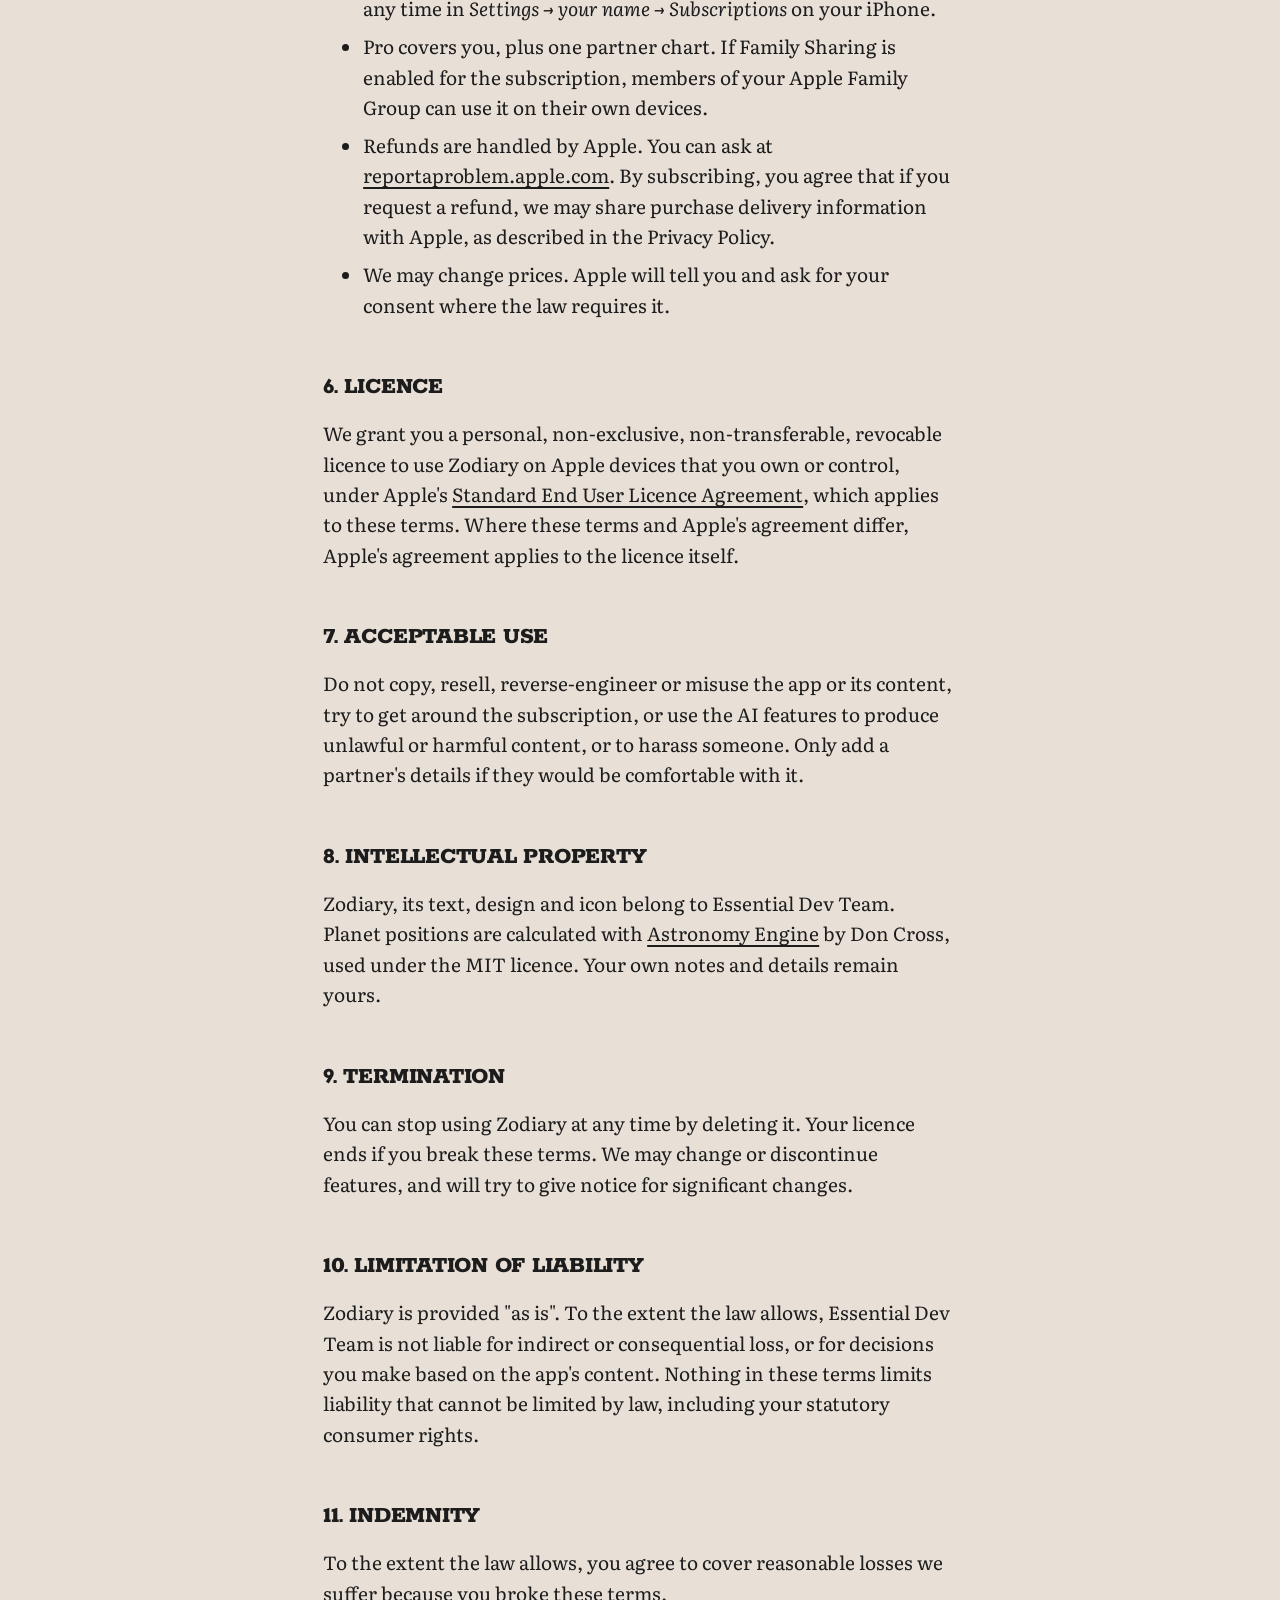
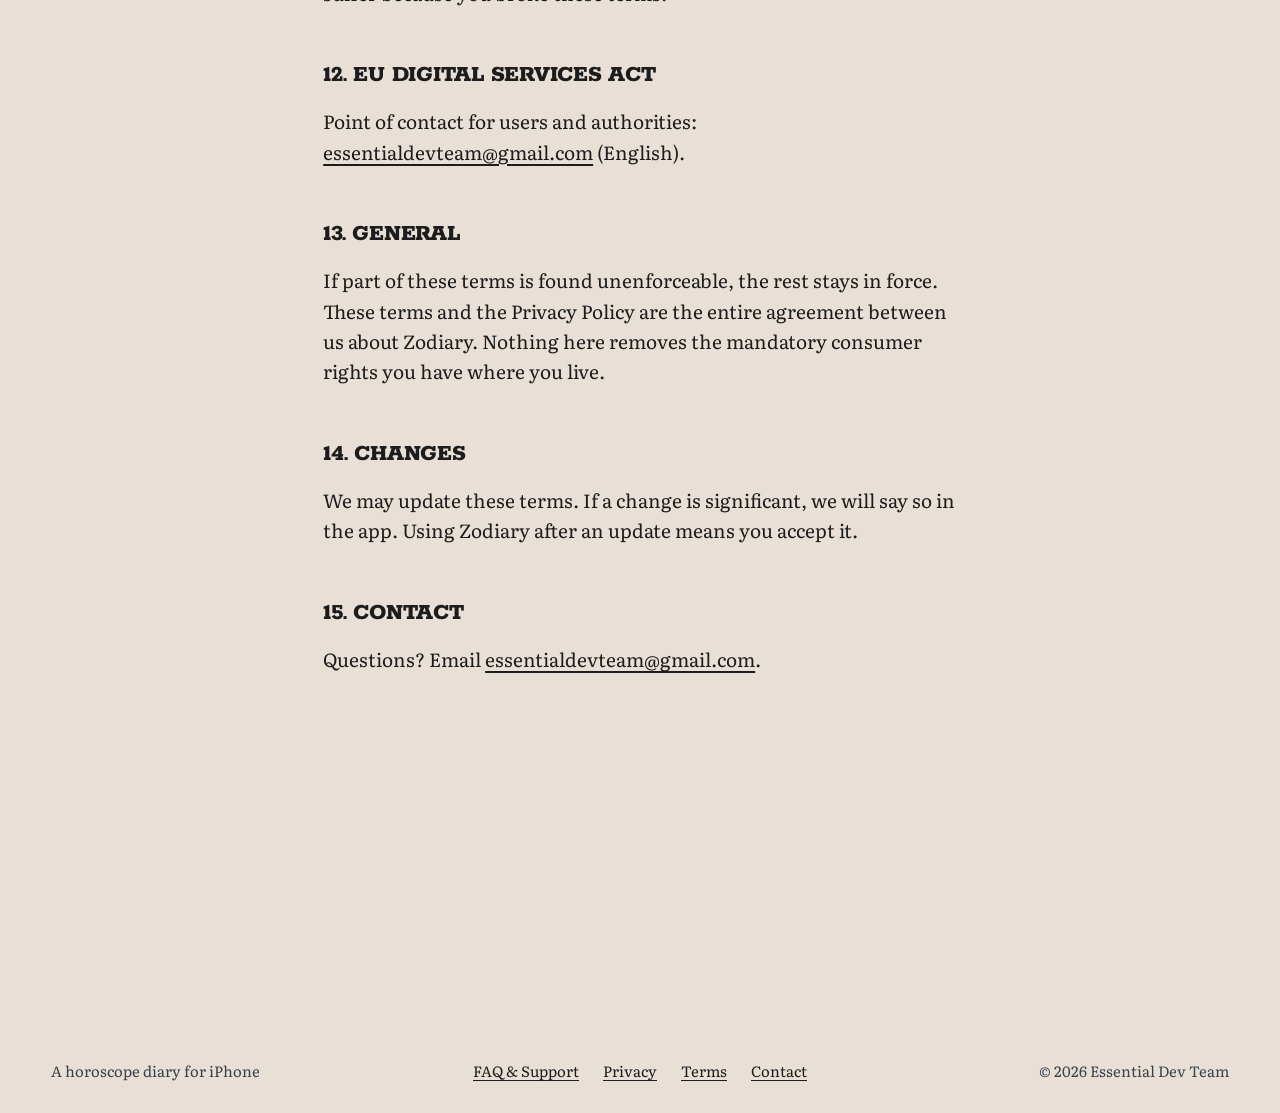
<file: terms.html>
<!doctype html>
<html lang="en"><head><meta charset="utf-8"><meta name="viewport" content="width=device-width, initial-scale=1">
<title>Terms of Use · Zodiary</title><meta name="description" content="The terms for using Zodiary, including subscriptions, AI content and the entertainment-only nature of astrology."><meta name="theme-color" content="#e8dfd6">
<link rel="icon" href="favicon.png"><link rel="apple-touch-icon" href="icon.png">
<link rel="preconnect" href="https://fonts.googleapis.com"><link rel="preconnect" href="https://fonts.gstatic.com" crossorigin>
<link href="https://fonts.googleapis.com/css2?family=Rokkitt:wght@800&family=Literata:ital,wght@0,400;0,600;1,400&display=swap" rel="stylesheet">
<link rel="stylesheet" href="style.css">
</head><body>
<header class="bar"><a class="mark" href="./">Zodiary</a><nav aria-label="Main"><a href="faq.html">FAQ &amp; Support</a><a href="privacy.html">Privacy</a><a href="terms.html" aria-current="page">Terms</a></nav></header>
<main class="doc">
<h1>Terms of Use</h1><p class="meta">Zodiary · Effective 12 November 2026</p>

<h2>1. Agreement</h2>
<p>By downloading or using Zodiary you agree to these terms and to our <a href="privacy.html">Privacy Policy</a>. If you do not agree, please do not use the app. Zodiary is provided by Essential Dev Team (Dumitru Bumbu).</p>

<h2>2. For reflection and entertainment</h2>
<p>Astrology is not science, and Zodiary does not predict the future. Charts, horoscopes, compatibility scores, planner ratings and AI answers are for reflection and entertainment. They are not medical, psychological, financial, legal or relationship advice. Do not make important decisions based on them, and speak to a qualified professional when you need help.</p>

<h2>3. Accuracy</h2>
<p>We calculate planet positions with an astronomy library and your rising sign from the birth time and place you enter. Results depend on what you enter. If you do not know your birth time, houses and rising sign are approximate. Interpretations are general and the same sign can read differently to different people.</p>

<h2>4. AI-generated content</h2>
<p>Some readings and answers are written by an AI model. They can be wrong, repetitive or unsuitable for you. Do not rely on them, and do not enter sensitive personal information. See the <a href="privacy.html#ai">Privacy Policy</a> for how AI requests are handled.</p>

<h2>5. Subscriptions</h2>
<ul><li><strong>Zodiary Pro</strong> is an auto-renewing subscription with weekly, monthly and yearly options. The price and period are shown in the app before you subscribe.</li>
<li>Where a free trial is offered, it is shown on the subscription screen. If you do not cancel before it ends, you are charged for the first period. Any unused part of a trial ends when you subscribe.</li>
<li>Payment is charged to your Apple Account at confirmation. The subscription renews automatically unless you cancel at least 24 hours before the end of the current period. Manage or cancel it any time in <em>Settings → your name → Subscriptions</em> on your iPhone.</li>
<li>Pro covers you, plus one partner chart. If Family Sharing is enabled for the subscription, members of your Apple Family Group can use it on their own devices.</li>
<li>Refunds are handled by Apple. You can ask at <a href="https://reportaproblem.apple.com">reportaproblem.apple.com</a>. By subscribing, you agree that if you request a refund, we may share purchase delivery information with Apple, as described in the Privacy Policy.</li>
<li>We may change prices. Apple will tell you and ask for your consent where the law requires it.</li></ul>

<h2>6. Licence</h2>
<p>We grant you a personal, non-exclusive, non-transferable, revocable licence to use Zodiary on Apple devices that you own or control, under Apple's <a href="https://www.apple.com/legal/internet-services/itunes/dev/stdeula/">Standard End User Licence Agreement</a>, which applies to these terms. Where these terms and Apple's agreement differ, Apple's agreement applies to the licence itself.</p>

<h2>7. Acceptable use</h2>
<p>Do not copy, resell, reverse-engineer or misuse the app or its content, try to get around the subscription, or use the AI features to produce unlawful or harmful content, or to harass someone. Only add a partner's details if they would be comfortable with it.</p>

<h2>8. Intellectual property</h2>
<p>Zodiary, its text, design and icon belong to Essential Dev Team. Planet positions are calculated with <a href="https://github.com/cosinekitty/astronomy">Astronomy Engine</a> by Don Cross, used under the MIT licence. Your own notes and details remain yours.</p>

<h2>9. Termination</h2>
<p>You can stop using Zodiary at any time by deleting it. Your licence ends if you break these terms. We may change or discontinue features, and will try to give notice for significant changes.</p>

<h2>10. Limitation of liability</h2>
<p>Zodiary is provided "as is". To the extent the law allows, Essential Dev Team is not liable for indirect or consequential loss, or for decisions you make based on the app's content. Nothing in these terms limits liability that cannot be limited by law, including your statutory consumer rights.</p>

<h2>11. Indemnity</h2>
<p>To the extent the law allows, you agree to cover reasonable losses we suffer because you broke these terms.</p>

<h2>12. EU Digital Services Act</h2>
<p>Point of contact for users and authorities: <a href="mailto:essentialdevteam@gmail.com">essentialdevteam@gmail.com</a> (English).</p>

<h2>13. General</h2>
<p>If part of these terms is found unenforceable, the rest stays in force. These terms and the Privacy Policy are the entire agreement between us about Zodiary. Nothing here removes the mandatory consumer rights you have where you live.</p>

<h2>14. Changes</h2>
<p>We may update these terms. If a change is significant, we will say so in the app. Using Zodiary after an update means you accept it.</p>

<h2>15. Contact</h2>
<p>Questions? Email <a href="mailto:essentialdevteam@gmail.com">essentialdevteam@gmail.com</a>.</p>
</main>
<footer class="foot"><span>A horoscope diary for iPhone</span><nav aria-label="Footer"><a href="faq.html">FAQ &amp; Support</a><a href="privacy.html">Privacy</a><a href="terms.html">Terms</a><a href="mailto:essentialdevteam@gmail.com">Contact</a></nav><span>&copy; 2026 Essential Dev Team</span></footer>
</body></html>
</file>
<file: next.css>
/* Zodiary site, "night to morning": the page starts in the night sky and ends at dawn. */
:root {
  --night: #15103A;
  --dusk: #3A2C7E;
  --lilac: #C3B2FF;
  --rose: #FF9FB8;
  --dawn: #FFE9D6;
  --ink: #1B1533;
  --moon: #FFF6E5;
  --moon-soft: rgba(255, 246, 229, .74);
  --fire: #FF8A5C;
  --earth: #8FD694;
  --air: #F6D365;
  --water: #6FC3FF;
  --display: "Unbounded", "Arial Rounded MT Bold", system-ui, sans-serif;
  --text: "Figtree", system-ui, -apple-system, "Segoe UI", sans-serif;
  --wrap: 1120px;
  --pad: clamp(20px, 5vw, 56px);
}

* { box-sizing: border-box; }
html { -webkit-text-size-adjust: 100%; scroll-behavior: smooth; background: var(--dawn); }
body {
  margin: 0;
  font: 400 1.0625rem/1.6 var(--text);
  color: var(--moon);
  background:
    radial-gradient(60vw 50vw at 85% 4%, rgba(195, 178, 255, .22), transparent 60%),
    linear-gradient(180deg, var(--night) 0, #1E1650 22%, var(--dusk) 46%, #6A4592 62%, #B9689F 76%, #F2A9A6 88%, var(--dawn) 100%);
  background-attachment: scroll;
}
img { max-width: 100%; height: auto; display: block; }
a { color: inherit; text-underline-offset: .18em; }
a:focus-visible, button:focus-visible, input:focus-visible, .reel:focus-visible {
  outline: 3px solid var(--air); outline-offset: 3px; border-radius: 10px;
}
h1, h2, h3 { font-family: var(--display); font-weight: 700; line-height: 1.08; margin: 0; letter-spacing: -.02em; }
h1 { font-size: clamp(2.25rem, 6.2vw, 4.25rem); }
h2 { font-size: clamp(1.5rem, 3.4vw, 2.375rem); }
h3 { font-size: 1.0625rem; font-weight: 500; letter-spacing: 0; }
p { margin: 0; }

.skip { position: absolute; left: -999px; top: 8px; background: var(--moon); color: var(--ink); padding: 10px 14px; border-radius: 10px; }
.skip:focus { left: 8px; z-index: 10; }

.top, main > section, .foot { width: min(100% - 2 * var(--pad), var(--wrap)); margin-inline: auto; }

.top { display: flex; align-items: center; justify-content: space-between; padding-block: 22px; }
.mark { display: inline-flex; align-items: center; gap: 10px; font: 700 1.125rem var(--display); text-decoration: none; }
.mark img { border-radius: 9px; }
.top nav { display: flex; gap: 6px; }
.top nav a { padding: 12px 14px; text-decoration: none; color: var(--moon-soft); border-radius: 999px; }
.top nav a:hover { color: var(--moon); background: rgba(255, 255, 255, .08); }

/* Hero */
.hero { display: grid; grid-template-columns: minmax(0, 1fr) minmax(0, 1fr); gap: clamp(24px, 5vw, 72px); align-items: center; padding-block: clamp(24px, 6vw, 72px) clamp(48px, 8vw, 104px); }
.lede { font-size: 1.1875rem; color: var(--moon-soft); max-width: 34ch; margin-top: 22px; }

.born { margin-top: 34px; max-width: 30rem; }
.born label { display: block; font-weight: 600; margin-bottom: 10px; }
.born-row { display: flex; gap: 10px; flex-wrap: wrap; }
.born input {
  flex: 1 1 11rem; min-height: 54px; padding: 0 18px; border-radius: 16px;
  font: 500 1.0625rem var(--text); color: var(--moon); color-scheme: dark;
  background: rgba(255, 255, 255, .1); border: 1.5px solid rgba(255, 255, 255, .28);
}
.born button, .cta {
  min-height: 54px; padding: 0 24px; border: 0; border-radius: 16px; cursor: pointer;
  font: 600 1.0625rem var(--text); color: var(--ink); background: var(--lilac);
  display: inline-flex; align-items: center; justify-content: center; text-decoration: none;
  transition: transform .16s ease-out, background-color .16s ease-out;
}
.born button:hover, .cta:hover { background: #D6CAFF; }
.born button:active, .cta:active { transform: scale(.97); }
.born-note { margin-top: 12px; font-size: .9375rem; color: var(--moon-soft); }
.born-note.is-error { color: var(--air); }

.sky { margin: 0; }
#wheel { width: 100%; max-width: 520px; margin-inline: auto; display: block; overflow: visible; }
#wheel .ring { fill: none; stroke: rgba(255, 246, 229, .34); stroke-width: 1; }
#wheel .seg { stroke: rgba(21, 16, 58, .55); stroke-width: 1.5; }
#wheel .sign { font: 500 15px var(--text); fill: var(--ink); text-anchor: middle; dominant-baseline: central; }
#wheel .spoke { stroke: rgba(255, 246, 229, .16); stroke-width: 1; }
#wheel .body { transform-box: view-box; transform-origin: 200px 200px; transition: transform 1.1s cubic-bezier(.23, 1, .32, 1); }
#wheel .body-dot { stroke: var(--night); stroke-width: 2; }
#wheel .body-glyph { font: 600 17px var(--text); fill: var(--moon); text-anchor: middle; dominant-baseline: central; transform-box: fill-box; transform-origin: center; transition: transform 1.1s cubic-bezier(.23, 1, .32, 1); }
#wheel .hub { fill: rgba(21, 16, 58, .5); stroke: rgba(255, 246, 229, .22); }

.sky figcaption { margin-top: 18px; }
.sky-when { font: 500 1.0625rem var(--display); text-align: center; }
.placements { list-style: none; margin: 16px 0 0; padding: 0; display: grid; grid-template-columns: repeat(2, minmax(0, 1fr)); gap: 8px; }
.placements li { display: flex; align-items: center; gap: 10px; padding: 10px 14px; border-radius: 14px; background: rgba(21, 16, 58, .42); font-size: 1rem; }
.placements .swatch { width: 12px; height: 12px; border-radius: 50%; flex: none; }
.placements .who { color: var(--moon-soft); }
.placements .where { margin-left: auto; font-weight: 600; }
.placements li:last-child:nth-child(odd) { grid-column: 1 / -1; }
.elements { list-style: none; margin: 14px 0 0; padding: 0; display: grid; grid-template-columns: repeat(4, auto); justify-content: center; gap: 6px 18px; font-size: .9375rem; color: var(--moon-soft); }
.elements li { display: inline-flex; align-items: center; gap: 7px; }
.elements span { width: 12px; height: 12px; border-radius: 50%; }
.sky-small { margin-top: 14px; font-size: .9375rem; color: var(--moon-soft); text-align: center; max-width: 44ch; margin-inline: auto; }

/* Moon phases */
.section-lede { color: var(--moon-soft); margin-top: 10px; max-width: 52ch; }
.moons { padding-block: clamp(40px, 6vw, 72px); }
.moon-row { list-style: none; margin: 28px 0 0; padding: 0; display: grid; grid-template-columns: repeat(4, minmax(0, 1fr)); gap: 14px; }
.moon-row li { padding: 22px 20px 20px; border-radius: 24px; background: rgba(21, 16, 58, .38); display: grid; gap: 6px; align-content: start; }
.moon-row svg { width: 52px; height: 52px; margin-bottom: 8px; }
.moon-row .phase { font: 500 1.0625rem var(--display); }
.moon-row .when { font-weight: 600; }
.moon-row .sign-line { color: var(--moon-soft); font-size: .9375rem; }

/* App screens */
.inside { padding-block: clamp(40px, 6vw, 72px); }
.reel { margin-top: 28px; display: grid; grid-auto-flow: column; grid-auto-columns: minmax(200px, 1fr); gap: 18px; overflow-x: auto; scroll-snap-type: x mandatory; padding-bottom: 14px; scrollbar-width: thin; scrollbar-color: rgba(255, 255, 255, .4) transparent; }
.reel figure { margin: 0; scroll-snap-align: start; }
.reel img { border-radius: 30px; border: 1.5px solid rgba(255, 255, 255, .22); box-shadow: 0 24px 50px -22px rgba(10, 6, 34, .8); }
.reel figcaption { margin-top: 14px; font-size: 1rem; color: var(--moon-soft); max-width: 30ch; }
.reel figcaption strong { display: block; font: 500 1.0625rem var(--display); color: var(--moon); margin-bottom: 4px; }
.reel-hint { display: none; margin-top: 6px; font-size: .9375rem; color: var(--moon-soft); }

/* Privacy */
.stays { padding-block: clamp(40px, 6vw, 72px); }
.stays-grid { margin-top: 28px; display: grid; grid-template-columns: 1fr 1.5fr 1fr; gap: 14px; align-items: start; }
.stay { border-radius: 26px; padding: 24px; color: var(--ink); }
.stay h3 { margin-bottom: 14px; }
.stay ul { margin: 0; padding-left: 1.1em; display: grid; gap: 6px; }
.stay dl { margin: 0; }
.stay dt { font-weight: 600; margin-top: 14px; }
.stay dt:first-child { margin-top: 0; }
.stay dd { margin: 2px 0 0; }
.stay-home { background: var(--earth); }
.stay-away { background: var(--moon); }
.stay-never { background: var(--rose); }
.more { margin-top: 18px; }
.more a { display: inline-block; padding: 12px 0; }

/* Honest note: by here the sky is light, so the text turns dark */
.honest, .dawn, .foot { color: var(--ink); }
.honest { padding-block: clamp(40px, 6vw, 72px); }
.honest-cols { margin-top: 24px; display: grid; grid-template-columns: repeat(3, minmax(0, 1fr)); gap: clamp(18px, 3vw, 40px); }
.honest-cols p { max-width: 38ch; }

.dawn { text-align: center; padding-block: clamp(48px, 8vw, 104px) clamp(40px, 6vw, 72px); }
.dawn h2 { font-size: clamp(2rem, 5.4vw, 3.5rem); }
.dawn p { margin: 16px auto 28px; max-width: 40ch; }
.cta { background: var(--ink); color: var(--moon); padding-inline: 30px; }
.cta:hover { background: #2B2350; }

.foot { padding-block: 28px 44px; display: grid; gap: 10px; justify-items: center; text-align: center; }
.foot nav { display: flex; flex-wrap: wrap; justify-content: center; gap: 4px 6px; }
.foot nav a { padding: 12px 12px; }
.foot-small { font-size: .9375rem; opacity: .8; }

@media (max-width: 900px) {
  .hero { grid-template-columns: 1fr; }
  .lede { max-width: 46ch; }
  .moon-row { grid-template-columns: repeat(2, minmax(0, 1fr)); }
  .stays-grid, .honest-cols { grid-template-columns: 1fr; }
  .reel { grid-auto-columns: 68%; }
  .reel-hint { display: block; }
  .elements { grid-template-columns: repeat(2, auto); }
}
@media (max-width: 420px) {
  .placements { grid-template-columns: 1fr; }
  .elements { grid-template-columns: repeat(2, auto); }
  .reel { grid-auto-columns: 78%; }
}
@media (prefers-reduced-motion: reduce) {
  html { scroll-behavior: auto; }
  #wheel .body, #wheel .body-glyph, .born button, .cta { transition: none; }
}
</file>
<file: style.css>
/* Zodiary site: shared tokens, legal pages */
:root{
  --bg:#a6b3bc; --surface:#b2bdc5; --paper:#e8dfd6; --ink:#1c1c1c; --muted:#38424a;
  --accent:#2c3620; --accent-ink:#e3e2da;
  --f2:#b7c8be; --f3:#d6c4b8; --f4:#2c3620;
  --r:28px; --m:clamp(20px,4vw,56px);
  --display:"Rokkitt","Rockwell","Roboto Slab",Georgia,serif;
  --text:"Literata",Charter,"Iowan Old Style",Georgia,serif;
  --s-small:clamp(.875rem,.85rem + .1vw,.9375rem);
  --s-body:clamp(1.0625rem,1rem + .3vw,1.1875rem);
  --s-lead:clamp(1.25rem,1.1rem + .7vw,1.5rem);
  --s-head:clamp(2rem,1.3rem + 2.6vw,3.25rem);
  --s-display:clamp(3rem,7vw,6.5rem);
    --ease:cubic-bezier(.2,.7,.2,1);
}
*{box-sizing:border-box}
html{scroll-behavior:smooth;-webkit-text-size-adjust:100%}
body{margin:0;background:var(--paper);color:var(--ink);font:400 var(--s-body)/1.6 var(--text);-webkit-font-smoothing:antialiased}
img{display:block;max-width:100%}
a{color:inherit;text-underline-offset:.2em;text-decoration-thickness:.08em}
a:hover{text-decoration-color:var(--accent)}
:focus-visible{outline:3px solid var(--accent);outline-offset:3px;border-radius:6px}
::selection{background:var(--accent);color:var(--accent-ink)}
.display,h1,h2,h3{font-family:var(--display);font-weight:800;text-transform:uppercase;letter-spacing:-.01em;line-height:.95;margin:0}
.btn{display:inline-block;background:var(--accent);color:var(--accent-ink);font:600 var(--s-body)/1 var(--text);padding:18px 30px;border-radius:999px;border:0;text-decoration:none;cursor:pointer;transition:transform .25s var(--ease),background .25s}
.btn:hover{background:#3b4829}.btn:active{transform:scale(.97)}
.small{font-size:var(--s-small);color:var(--muted)}
/* legal pages */
.bar{display:flex;justify-content:space-between;align-items:baseline;gap:20px;padding:22px var(--m);flex-wrap:wrap}
.bar .mark{font:800 var(--s-lead)/1 var(--display);text-transform:uppercase;text-decoration:none;letter-spacing:-.01em}
.bar nav{display:flex;gap:22px;flex-wrap:wrap;font-size:var(--s-small)}
.bar nav a{text-decoration:none}.bar nav a:hover,.bar nav a[aria-current]{text-decoration:underline}
main.doc{max-width:46rem;margin:0 auto;padding:clamp(32px,6vw,84px) var(--m) 96px}
main.doc h1{font-size:var(--s-head);margin:0 0 .35em}
main.doc h2{font-size:var(--s-lead);margin:2.3em 0 .5em;line-height:1}
main.doc p,main.doc li{max-width:62ch}
main.doc li{margin:.4em 0}
.meta{color:var(--muted);font-size:var(--s-small);margin:0 0 2em}
.toc{display:flex;flex-wrap:wrap;gap:8px;margin:0 0 1.5em}.toc a{font-size:var(--s-small);padding:8px 14px;border-radius:999px;background:var(--f3);text-decoration:none}.toc a:hover{background:var(--f2)}
table{width:100%;border-collapse:collapse;margin:1em 0;font-size:var(--s-small)}th,td{text-align:left;padding:10px 12px;border-bottom:1px solid rgba(0,0,0,.16);vertical-align:top}th{color:var(--muted)}
details{background:var(--f3);border-radius:20px;padding:2px 22px;margin:10px 0}
details[open]{background:var(--f2)}
summary{cursor:pointer;font-weight:600;padding:16px 0;list-style:none}summary::-webkit-details-marker{display:none}
summary::after{content:"+";float:right;font-size:1.5rem;line-height:1}details[open] summary::after{content:"–"}
details p{margin:0 0 18px;color:var(--muted)}
.foot{padding:30vh var(--m) 30px;display:grid;grid-template-columns:1fr auto 1fr;gap:20px;font-size:var(--s-small);color:var(--muted)}
.foot nav{display:flex;gap:24px;flex-wrap:wrap;justify-content:center}.foot nav a{color:var(--ink)}.foot span:last-child{text-align:right}
@media(max-width:700px){.foot{grid-template-columns:1fr;padding-top:20vh;gap:8px}.foot nav{justify-content:flex-start}.foot span:last-child{text-align:left}}
@media(prefers-reduced-motion:reduce){*{transition:none!important;animation:none!important}html{scroll-behavior:auto}}
</file>
